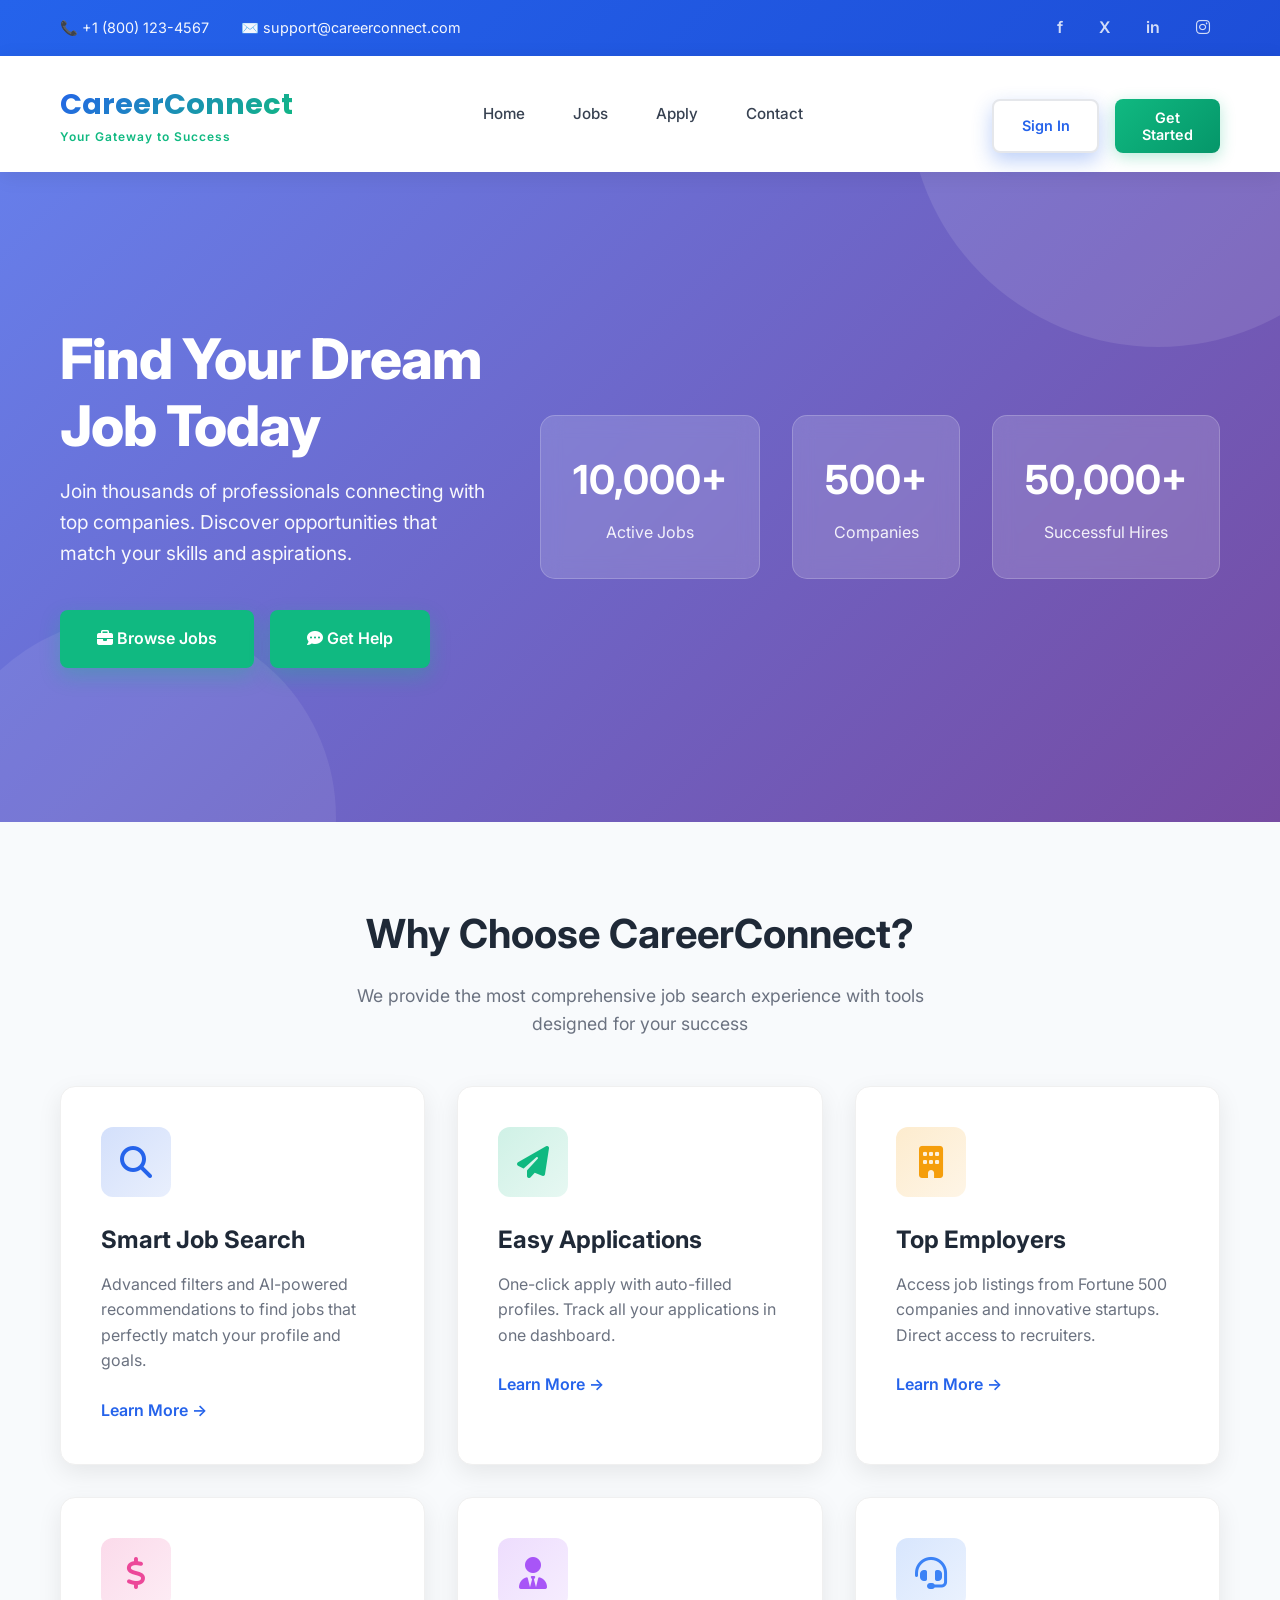
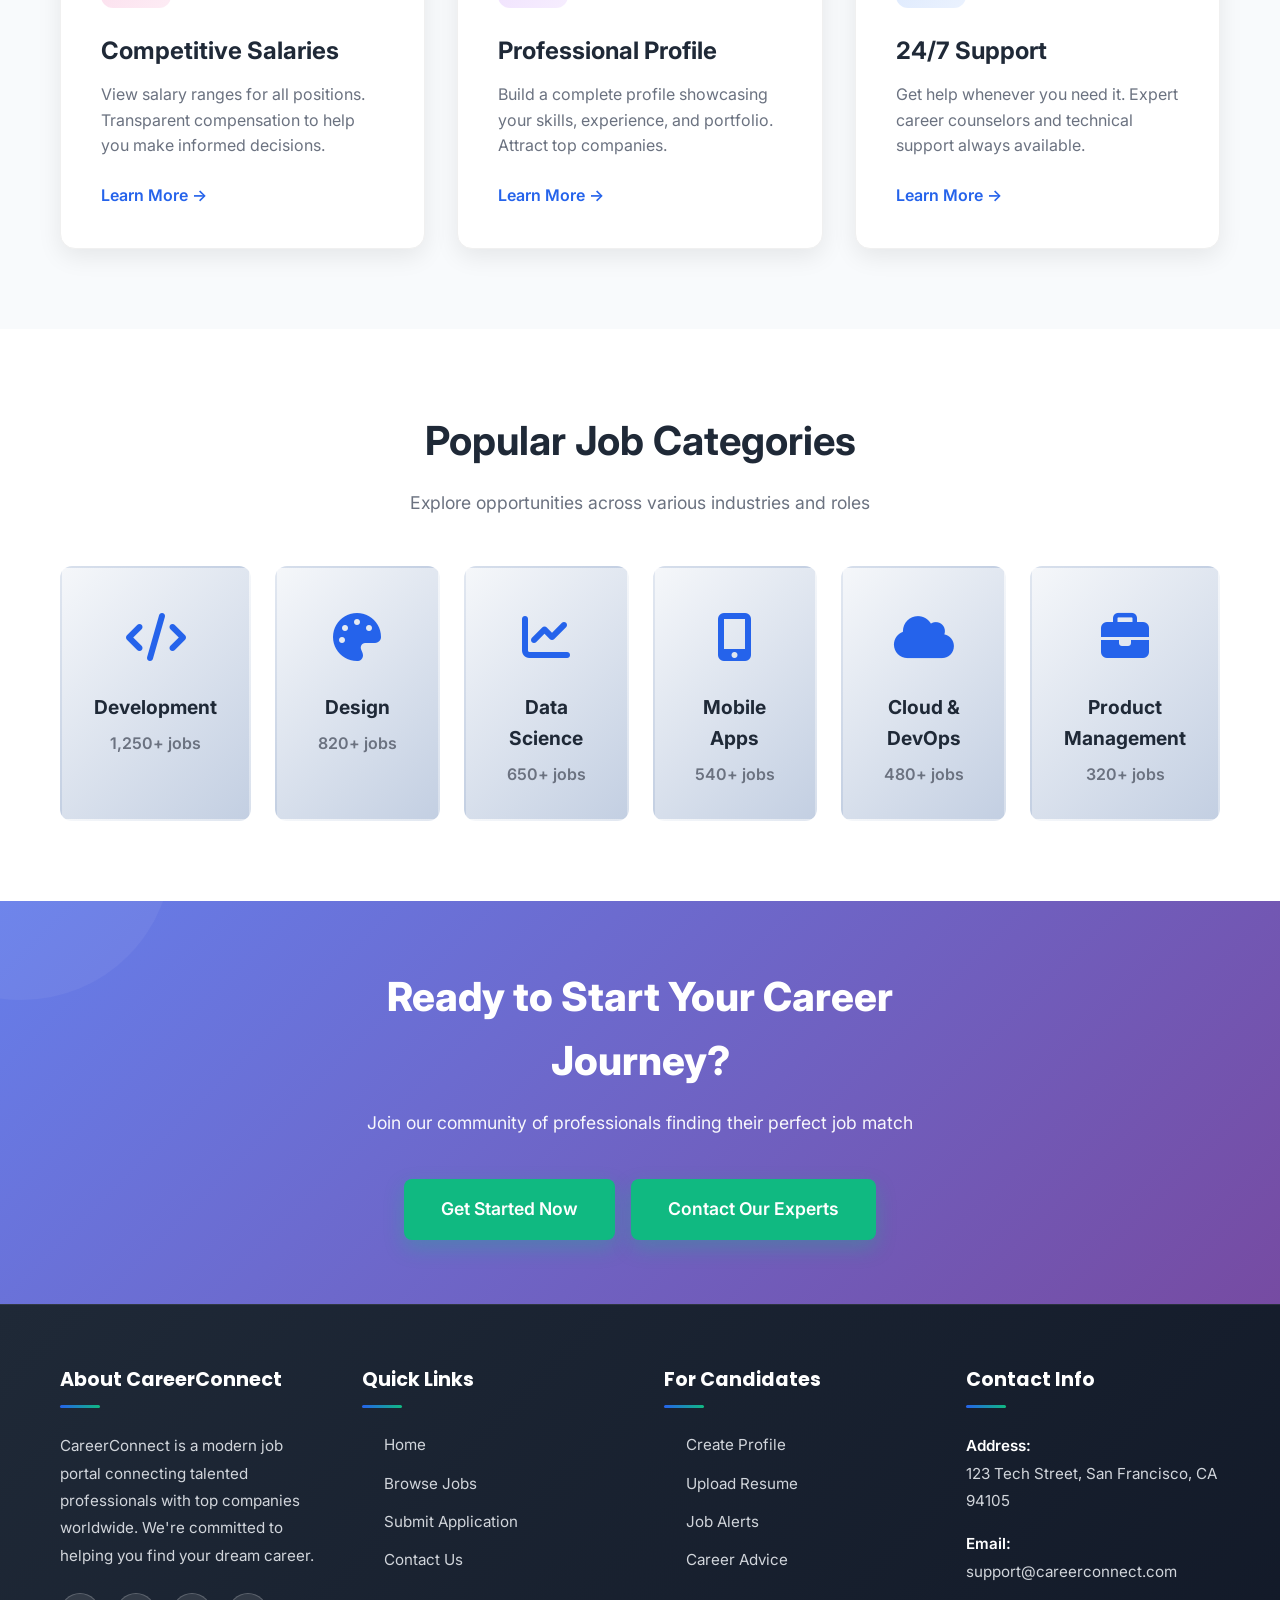
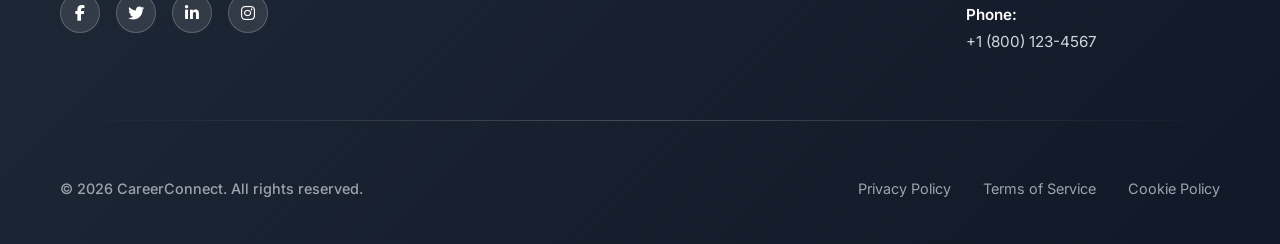
<file: index.html>
<!DOCTYPE html>
<html>
<head>
<meta charset="UTF-8">
<meta name="viewport" content="width=device-width, initial-scale=1.0">
<title>CareerConnect - Job Portal</title>
<link rel="stylesheet" href="css/style.css">
<link rel="stylesheet" href="https://cdnjs.cloudflare.com/ajax/libs/font-awesome/6.4.0/css/all.min.css">
</head>

<body>

<header>
<div class="header-top">
<div class="container">
<div class="header-info">
<span>📞 +1 (800) 123-4567</span>
<span>✉️ support@careerconnect.com</span>
</div>
<div class="header-social">
<a href="#" class="social-icon">f</a>
<a href="#" class="social-icon">X</a>
<a href="#" class="social-icon">in</a>
<a href="#" class="social-icon"><i class="fab fa-instagram"></i></a>
</div>
</div>
</div>

<div class="header-main">
<div class="container">
<div class="header-content">
<div class="logo-section">
<h1 class="logo">CareerConnect</h1>
<p class="logo-tagline">Your Gateway to Success</p>
</div>

<nav class="main-nav">
<ul>
<li><a href="index.html" class="nav-link">Home</a></li>
<li><a href="jobs.html" class="nav-link">Jobs</a></li>
<li><a href="apply.html" class="nav-link">Apply</a></li>
<li><a href="contact.html" class="nav-link">Contact</a></li>
</ul>
</nav>

<div class="header-actions">
<button class="login-btn">Sign In</button>
<button class="signup-btn">Get Started</button>
</div>
</div>
</div>
</div>
</header>


<section class="hero">
<div class="container">
<div class="hero-content">
<h2>Find Your Dream Job Today</h2>
<p>Join thousands of professionals connecting with top companies. Discover opportunities that match your skills and aspirations.</p>
<div class="hero-actions">
<a href="jobs.html" class="btn btn-primary">
<i class="fas fa-briefcase"></i> Browse Jobs
</a>
<a href="contact.html" class="btn btn-secondary">
<i class="fas fa-comment-dots"></i> Get Help
</a>
</div>
</div>
<div class="hero-stats">
<div class="stat-item">
<h3>10,000+</h3>
<p>Active Jobs</p>
</div>
<div class="stat-item">
<h3>500+</h3>
<p>Companies</p>
</div>
<div class="stat-item">
<h3>50,000+</h3>
<p>Successful Hires</p>
</div>
</div>
</section>


<section class="features-advanced">
<div class="container">
<div class="section-header">
<h2>Why Choose CareerConnect?</h2>
<p>We provide the most comprehensive job search experience with tools designed for your success</p>
</div>

<div class="features-grid">
<div class="feature-card">
<div class="feature-icon search-icon">
<i class="fas fa-search"></i>
</div>
<h3>Smart Job Search</h3>
<p>Advanced filters and AI-powered recommendations to find jobs that perfectly match your profile and goals.</p>
<a href="#" class="feature-link">Learn More →</a>
</div>

<div class="feature-card">
<div class="feature-icon application-icon">
<i class="fas fa-paper-plane"></i>
</div>
<h3>Easy Applications</h3>
<p>One-click apply with auto-filled profiles. Track all your applications in one dashboard.</p>
<a href="#" class="feature-link">Learn More →</a>
</div>

<div class="feature-card">
<div class="feature-icon company-icon">
<i class="fas fa-building"></i>
</div>
<h3>Top Employers</h3>
<p>Access job listings from Fortune 500 companies and innovative startups. Direct access to recruiters.</p>
<a href="#" class="feature-link">Learn More →</a>
</div>

<div class="feature-card">
<div class="feature-icon salary-icon">
<i class="fas fa-dollar-sign"></i>
</div>
<h3>Competitive Salaries</h3>
<p>View salary ranges for all positions. Transparent compensation to help you make informed decisions.</p>
<a href="#" class="feature-link">Learn More →</a>
</div>

<div class="feature-card">
<div class="feature-icon profile-icon">
<i class="fas fa-user-tie"></i>
</div>
<h3>Professional Profile</h3>
<p>Build a complete profile showcasing your skills, experience, and portfolio. Attract top companies.</p>
<a href="#" class="feature-link">Learn More →</a>
</div>

<div class="feature-card">
<div class="feature-icon support-icon">
<i class="fas fa-headset"></i>
</div>
<h3>24/7 Support</h3>
<p>Get help whenever you need it. Expert career counselors and technical support always available.</p>
<a href="#" class="feature-link">Learn More →</a>
</div>
</div>
</section>


<section class="job-categories">
<div class="container">
<div class="section-header">
<h2>Popular Job Categories</h2>
<p>Explore opportunities across various industries and roles</p>
</div>

<div class="categories-grid">
<div class="category-card">
<div class="category-icon">
<i class="fas fa-code"></i>
</div>
<h3>Development</h3>
<p>1,250+ jobs</p>
</div>

<div class="category-card">
<div class="category-icon">
<i class="fas fa-palette"></i>
</div>
<h3>Design</h3>
<p>820+ jobs</p>
</div>

<div class="category-card">
<div class="category-icon">
<i class="fas fa-chart-line"></i>
</div>
<h3>Data Science</h3>
<p>650+ jobs</p>
</div>

<div class="category-card">
<div class="category-icon">
<i class="fas fa-mobile-alt"></i>
</div>
<h3>Mobile Apps</h3>
<p>540+ jobs</p>
</div>

<div class="category-card">
<div class="category-icon">
<i class="fas fa-cloud"></i>
</div>
<h3>Cloud & DevOps</h3>
<p>480+ jobs</p>
</div>

<div class="category-card">
<div class="category-icon">
<i class="fas fa-briefcase"></i>
</div>
<h3>Product Management</h3>
<p>320+ jobs</p>
</div>
</div>
</section>


<section class="cta-section">
<div class="container">
<div class="cta-content">
<h2>Ready to Start Your Career Journey?</h2>
<p>Join our community of professionals finding their perfect job match</p>
<div class="cta-actions">
<a href="apply.html" class="btn btn-large">Get Started Now</a>
<a href="contact.html" class="btn btn-large btn-outline">Contact Our Experts</a>
</div>
</div>
</section>

<footer>
<div class="footer-content">
<div class="container">
<div class="footer-grid">
<div class="footer-section">
<h3>About CareerConnect</h3>
<p>CareerConnect is a modern job portal connecting talented professionals with top companies worldwide. We're committed to helping you find your dream career.</p>
<div class="footer-social">
<a href="#" class="footer-social-link"><i class="fab fa-facebook-f"></i></a>
<a href="#" class="footer-social-link"><i class="fab fa-twitter"></i></a>
<a href="#" class="footer-social-link"><i class="fab fa-linkedin-in"></i></a>
<a href="#" class="footer-social-link"><i class="fab fa-instagram"></i></a>
</div>
</div>

<div class="footer-section">
<h3>Quick Links</h3>
<ul>
<li><a href="index.html">Home</a></li>
<li><a href="jobs.html">Browse Jobs</a></li>
<li><a href="apply.html">Submit Application</a></li>
<li><a href="contact.html">Contact Us</a></li>
</ul>
</div>

<div class="footer-section">
<h3>For Candidates</h3>
<ul>
<li><a href="#">Create Profile</a></li>
<li><a href="#">Upload Resume</a></li>
<li><a href="#">Job Alerts</a></li>
<li><a href="#">Career Advice</a></li>
</ul>
</div>

<div class="footer-section">
<h3>Contact Info</h3>
<p>
<strong>Address:</strong><br>
123 Tech Street, San Francisco, CA 94105
</p>
<p>
<strong>Email:</strong><br>
support@careerconnect.com
</p>
<p>
<strong>Phone:</strong><br>
+1 (800) 123-4567
</p>
</div>
</div>

<div class="footer-divider"></div>

<div class="footer-bottom">
<p>&copy; 2026 CareerConnect. All rights reserved.</p>
<div class="footer-links">
<a href="#">Privacy Policy</a>
<a href="#">Terms of Service</a>
<a href="#">Cookie Policy</a>
</div>
</div>
</div>
</footer>

<script src="js/script.js"></script>

</body>
</html>
</file>
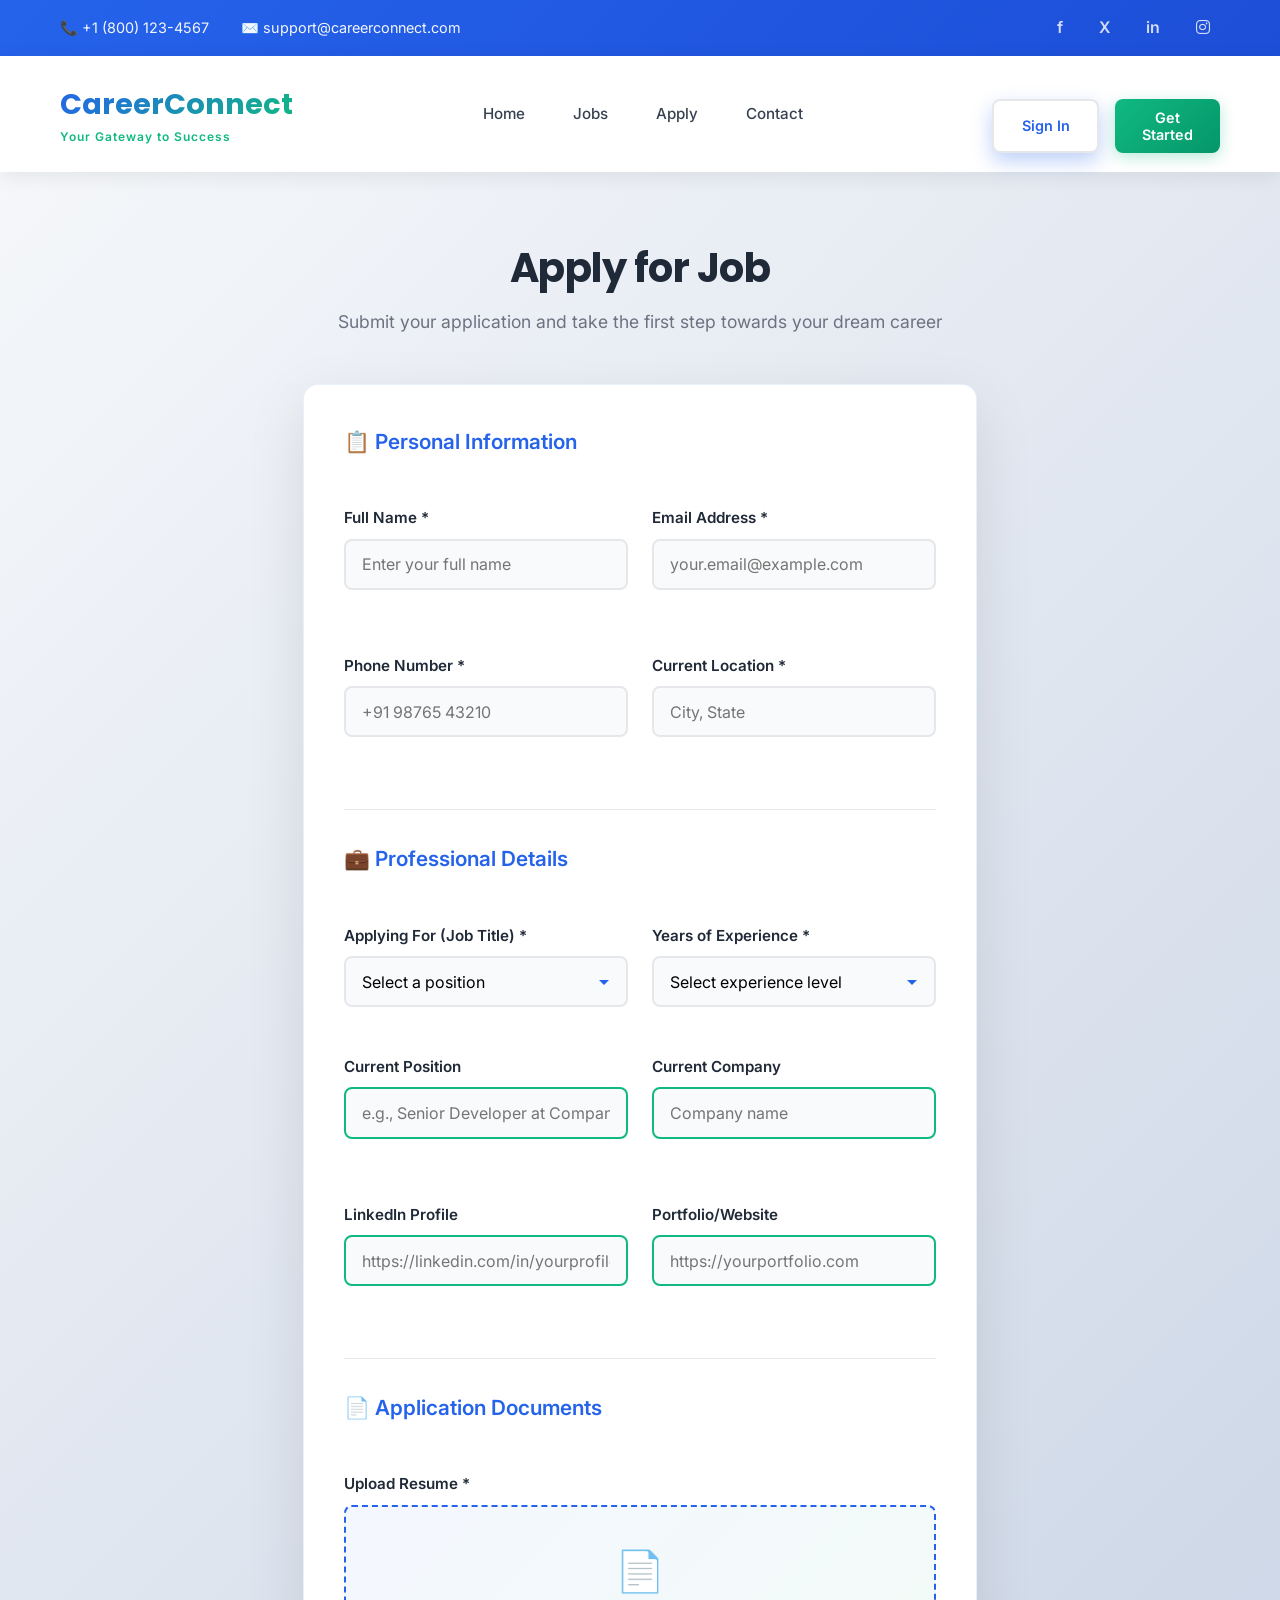
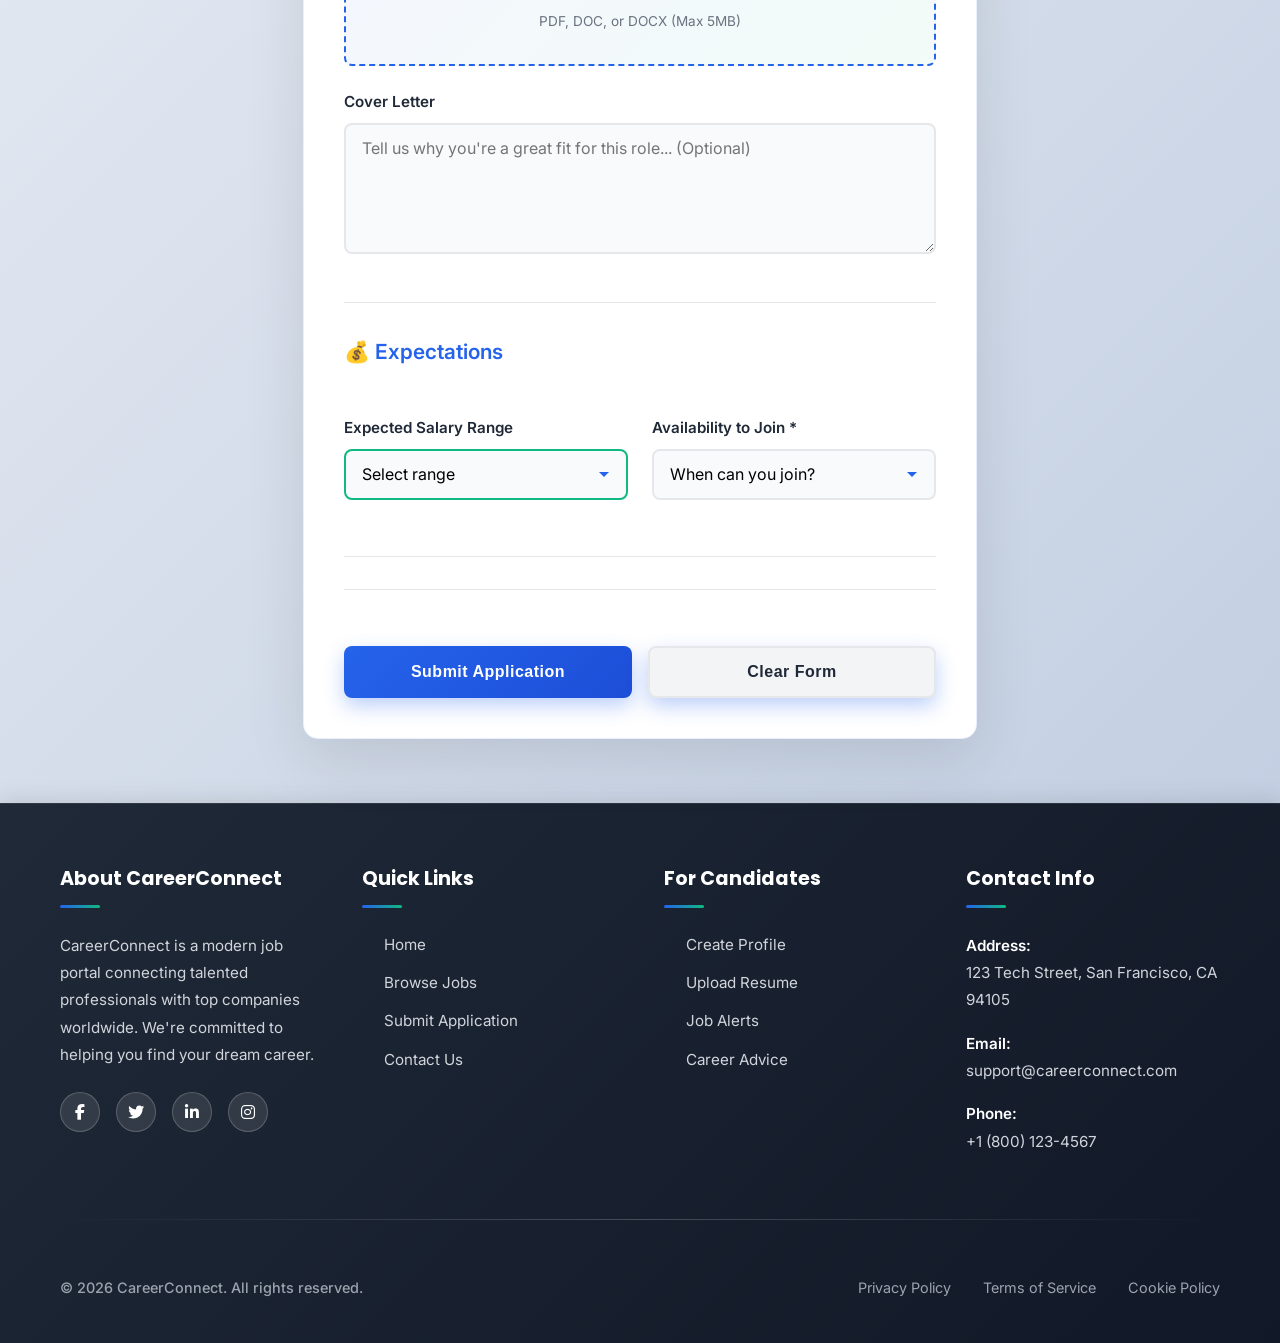
<file: apply.html>
<!DOCTYPE html>
<html>
<head>
<meta charset="UTF-8">
<meta name="viewport" content="width=device-width, initial-scale=1.0">
<title>Apply - CareerConnect</title>
<link rel="stylesheet" href="css/style.css">
<link rel="stylesheet" href="https://cdnjs.cloudflare.com/ajax/libs/font-awesome/6.4.0/css/all.min.css">
</head>

<body>

<header>
<div class="header-top">
<div class="container">
<div class="header-info">
<span>📞 +1 (800) 123-4567</span>
<span>✉️ support@careerconnect.com</span>
</div>
<div class="header-social">
<a href="#" class="social-icon">f</a>
<a href="#" class="social-icon">X</a>
<a href="#" class="social-icon">in</a>
<a href="#" class="social-icon"><i class="fab fa-instagram"></i></a>
</div>
</div>
</div>

<div class="header-main">
<div class="container">
<div class="header-content">
<div class="logo-section">
<h1 class="logo">CareerConnect</h1>
<p class="logo-tagline">Your Gateway to Success</p>
</div>

<nav class="main-nav">
<ul>
<li><a href="index.html" class="nav-link">Home</a></li>
<li><a href="jobs.html" class="nav-link">Jobs</a></li>
<li><a href="apply.html" class="nav-link">Apply</a></li>
<li><a href="contact.html" class="nav-link">Contact</a></li>
</ul>
</nav>

<div class="header-actions">
<button class="login-btn">Sign In</button>
<button class="signup-btn">Get Started</button>
</div>
</div>
</div>
</div>
</header>


<section class="form-section">
<div class="container">

<div class="form-header">
<h2>Apply for Job</h2>
<p>Submit your application and take the first step towards your dream career</p>
</div>

<form class="detailed-form">

<div class="form-section-group">
<h3>📋 Personal Information</h3>

<div class="form-row">
<div class="form-group">
<label>Full Name *</label>
<input type="text" name="fullname" placeholder="Enter your full name" required>
</div>
<div class="form-group">
<label>Email Address *</label>
<input type="email" name="email" placeholder="your.email@example.com" required>
</div>
</div>

<div class="form-row">
<div class="form-group">
<label>Phone Number *</label>
<input type="tel" name="phone" placeholder="+91 98765 43210" required>
</div>
<div class="form-group">
<label>Current Location *</label>
<input type="text" name="location" placeholder="City, State" required>
</div>
</div>
</div>

<div class="form-section-group">
<h3>💼 Professional Details</h3>

<div class="form-row">
<div class="form-group">
<label>Applying For (Job Title) *</label>
<select name="jobposition" required>
<option value="">Select a position</option>
<option value="frontend">Frontend Developer</option>
<option value="java">Java Developer</option>
<option value="software">Software Engineer</option>
<option value="data">Data Scientist</option>
<option value="uxui">UI/UX Designer</option>
<option value="devops">DevOps Engineer</option>
<option value="fullstack">Full Stack Developer</option>
<option value="ba">Business Analyst</option>
<option value="qa">QA Engineer</option>
<option value="cloud">Cloud Architect</option>
<option value="mobile">Mobile App Developer</option>
<option value="pm">Product Manager</option>
</select>
</div>
<div class="form-group">
<label>Years of Experience *</label>
<select name="experience" required>
<option value="">Select experience level</option>
<option value="fresher">Fresher (0-1 years)</option>
<option value="junior">Junior (1-3 years)</option>
<option value="mid">Mid-level (3-5 years)</option>
<option value="senior">Senior (5-8 years)</option>
<option value="lead">Lead/Manager (8+ years)</option>
</select>
</div>
</div>

<div class="form-row">
<div class="form-group">
<label>Current Position</label>
<input type="text" name="position" placeholder="e.g., Senior Developer at Company">
</div>
<div class="form-group">
<label>Current Company</label>
<input type="text" name="company" placeholder="Company name">
</div>
</div>

<div class="form-row">
<div class="form-group">
<label>LinkedIn Profile</label>
<input type="url" name="linkedin" placeholder="https://linkedin.com/in/yourprofile">
</div>
<div class="form-group">
<label>Portfolio/Website</label>
<input type="url" name="portfolio" placeholder="https://yourportfolio.com">
</div>
</div>
</div>

<div class="form-section-group">
<h3>📄 Application Documents</h3>

<div class="form-group">
<label>Upload Resume *</label>
<div class="file-upload">
<input type="file" name="resume" accept=".pdf,.doc,.docx" required>
<span class="file-hint">PDF, DOC, or DOCX (Max 5MB)</span>
</div>
</div>

<div class="form-group">
<label>Cover Letter</label>
<textarea name="coverletter" placeholder="Tell us why you're a great fit for this role... (Optional)" rows="5"></textarea>
</div>
</div>

<div class="form-section-group">
<h3>💰 Expectations</h3>

<div class="form-row">
<div class="form-group">
<label>Expected Salary Range</label>
<select name="salary">
<option value="">Select range</option>
<option value="below5">Below ₹5 LPA</option>
<option value="5-8">₹5 - ₹8 LPA</option>
<option value="8-12">₹8 - ₹12 LPA</option>
<option value="12-15">₹12 - ₹15 LPA</option>
<option value="15-20">₹15 - ₹20 LPA</option>
<option value="above20">Above ₹20 LPA</option>
</select>
</div>
<div class="form-group">
<label>Availability to Join *</label>
<select name="availability" required>
<option value="">When can you join?</option>
<option value="immediate">Immediately</option>
<option value="15days">15 days</option>
<option value="1month">1 month</option>
<option value="2months">2 months</option>
<option value="3months">3 months</option>
</select>
</div>
</div>
</div>

<div class="form-actions">
<button type="submit" class="submit-btn">Submit Application</button>
<button type="reset" class="reset-btn">Clear Form</button>
</div>

</form>

</div>
</section>


<footer>
<div class="footer-content">
<div class="container">
<div class="footer-grid">
<div class="footer-section">
<h3>About CareerConnect</h3>
<p>CareerConnect is a modern job portal connecting talented professionals with top companies worldwide. We're committed to helping you find your dream career.</p>
<div class="footer-social">
<a href="#" class="footer-social-link"><i class="fab fa-facebook-f"></i></a>
<a href="#" class="footer-social-link"><i class="fab fa-twitter"></i></a>
<a href="#" class="footer-social-link"><i class="fab fa-linkedin-in"></i></a>
<a href="#" class="footer-social-link"><i class="fab fa-instagram"></i></a>
</div>
</div>

<div class="footer-section">
<h3>Quick Links</h3>
<ul>
<li><a href="index.html">Home</a></li>
<li><a href="jobs.html">Browse Jobs</a></li>
<li><a href="apply.html">Submit Application</a></li>
<li><a href="contact.html">Contact Us</a></li>
</ul>
</div>

<div class="footer-section">
<h3>For Candidates</h3>
<ul>
<li><a href="#">Create Profile</a></li>
<li><a href="#">Upload Resume</a></li>
<li><a href="#">Job Alerts</a></li>
<li><a href="#">Career Advice</a></li>
</ul>
</div>

<div class="footer-section">
<h3>Contact Info</h3>
<p>
<strong>Address:</strong><br>
123 Tech Street, San Francisco, CA 94105
</p>
<p>
<strong>Email:</strong><br>
support@careerconnect.com
</p>
<p>
<strong>Phone:</strong><br>
+1 (800) 123-4567
</p>
</div>
</div>

<div class="footer-divider"></div>

<div class="footer-bottom">
<p>&copy; 2026 CareerConnect. All rights reserved.</p>
<div class="footer-links">
<a href="#">Privacy Policy</a>
<a href="#">Terms of Service</a>
<a href="#">Cookie Policy</a>
</div>
</div>
</div>
</footer>

<script src="js/script.js"></script>

</body>
</html>

<script src="js/script.js"></script>

</body>
</html>
</file>
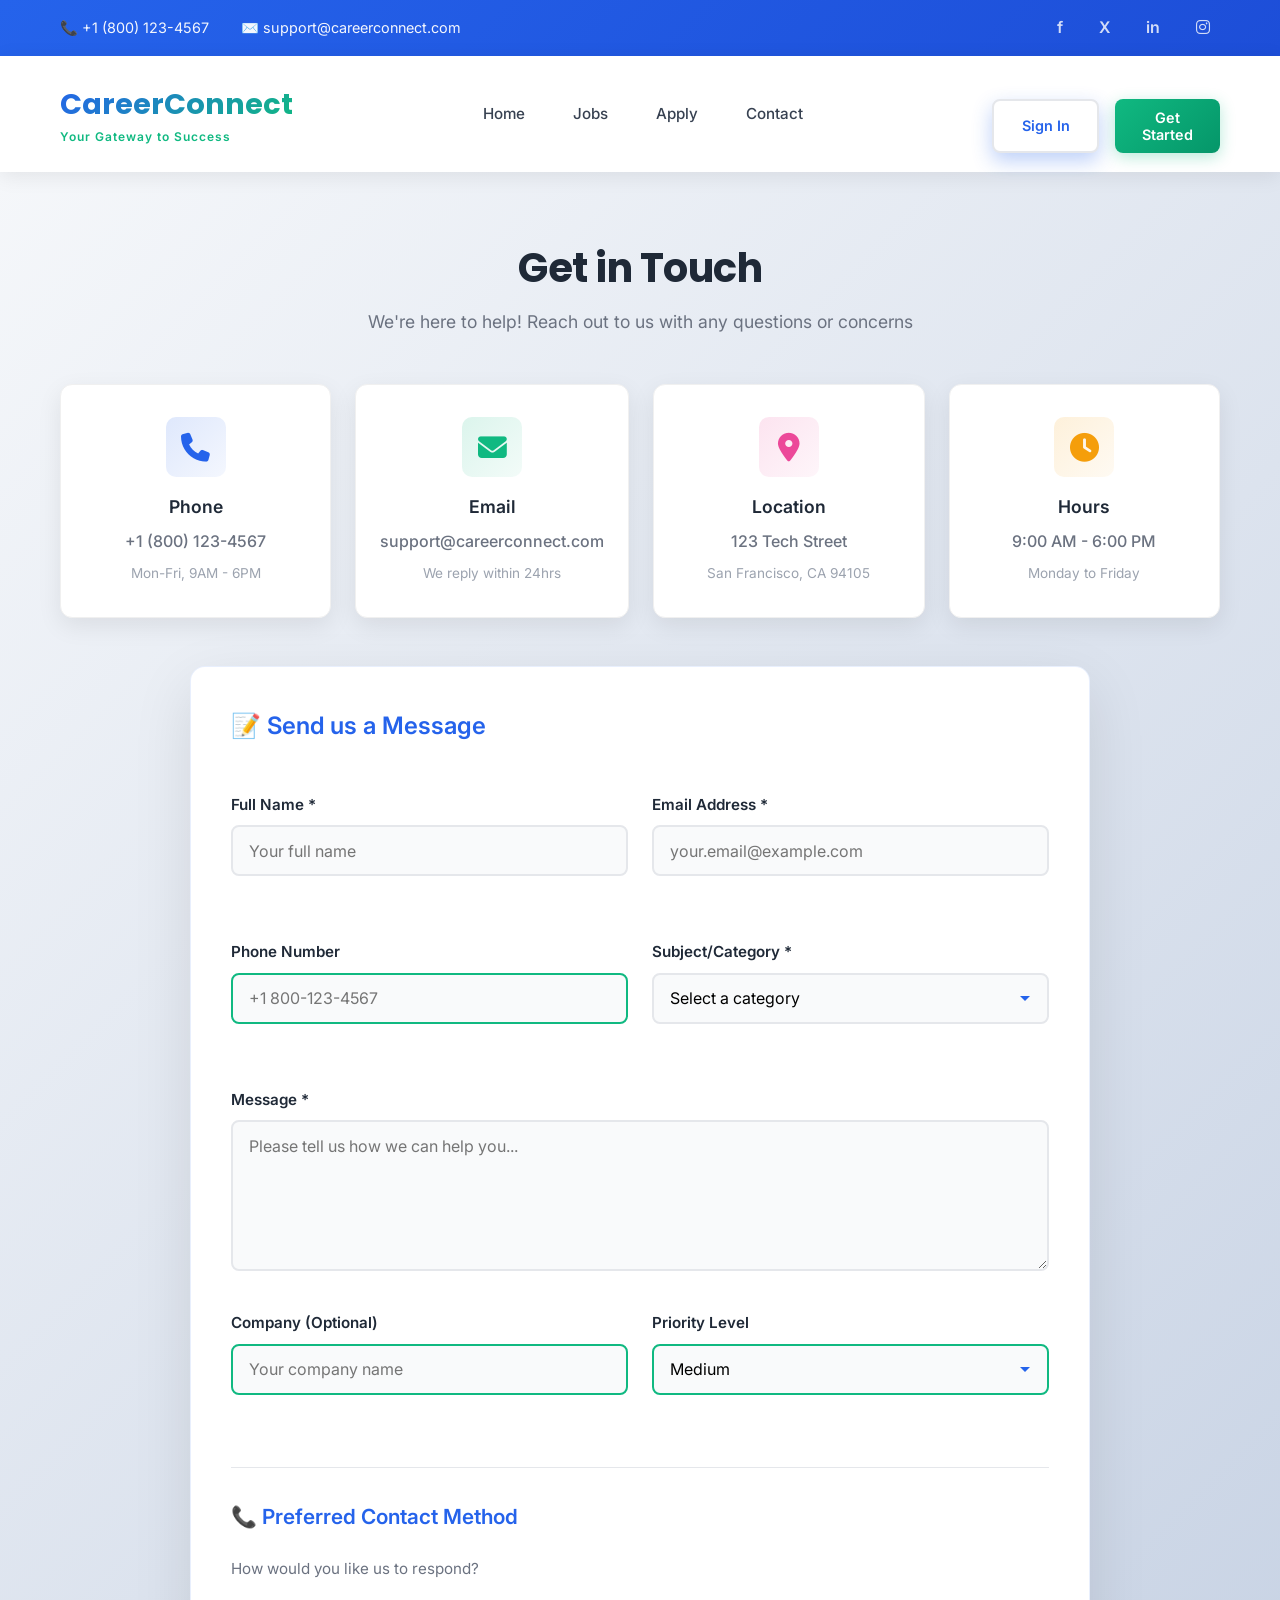
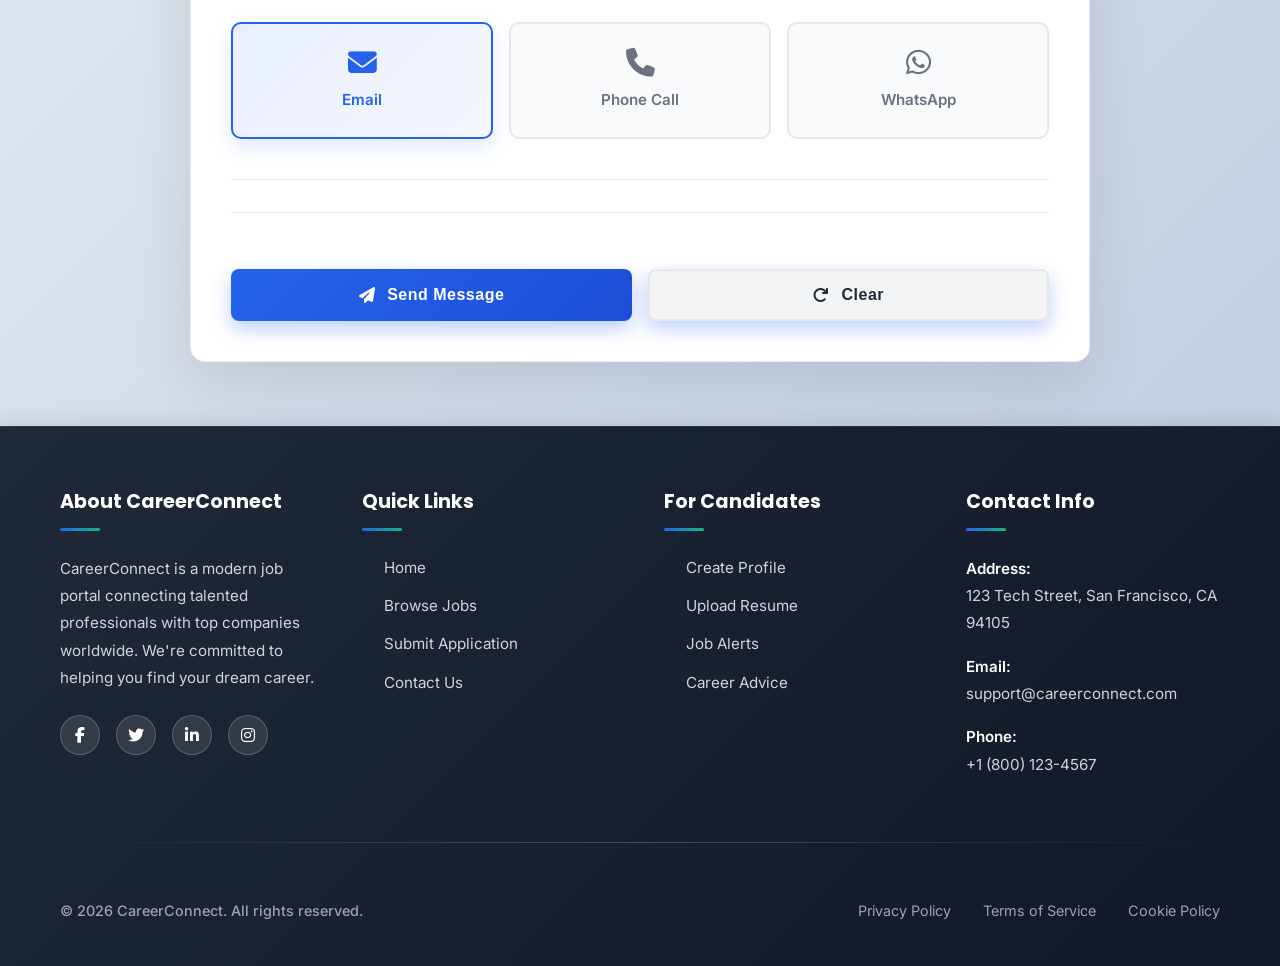
<file: contact.html>
<!DOCTYPE html>
<html>
<head>
<meta charset="UTF-8">
<meta name="viewport" content="width=device-width, initial-scale=1.0">
<title>Contact - CareerConnect</title>
<link rel="stylesheet" href="css/style.css">
<link rel="stylesheet" href="https://cdnjs.cloudflare.com/ajax/libs/font-awesome/6.4.0/css/all.min.css">
</head>

<body>

<header>
<div class="header-top">
<div class="container">
<div class="header-info">
<span>📞 +1 (800) 123-4567</span>
<span>✉️ support@careerconnect.com</span>
</div>
<div class="header-social">
<a href="#" class="social-icon">f</a>
<a href="#" class="social-icon">X</a>
<a href="#" class="social-icon">in</a>
<a href="#" class="social-icon"><i class="fab fa-instagram"></i></a>
</div>
</div>
</div>

<div class="header-main">
<div class="container">
<div class="header-content">
<div class="logo-section">
<h1 class="logo">CareerConnect</h1>
<p class="logo-tagline">Your Gateway to Success</p>
</div>

<nav class="main-nav">
<ul>
<li><a href="index.html" class="nav-link">Home</a></li>
<li><a href="jobs.html" class="nav-link">Jobs</a></li>
<li><a href="apply.html" class="nav-link">Apply</a></li>
<li><a href="contact.html" class="nav-link">Contact</a></li>
</ul>
</nav>

<div class="header-actions">
<button class="login-btn">Sign In</button>
<button class="signup-btn">Get Started</button>
</div>
</div>
</div>
</div>
</header>


<section class="form-section">
<div class="container">

<div class="form-header">
<h2>Get in Touch</h2>
<p>We're here to help! Reach out to us with any questions or concerns</p>
</div>

<div class="contact-info-cards">
<div class="info-card">
<div class="card-icon phone-icon">
<i class="fas fa-phone"></i>
</div>
<h4>Phone</h4>
<p>+1 (800) 123-4567</p>
<small>Mon-Fri, 9AM - 6PM</small>
</div>

<div class="info-card">
<div class="card-icon email-icon">
<i class="fas fa-envelope"></i>
</div>
<h4>Email</h4>
<p>support@careerconnect.com</p>
<small>We reply within 24hrs</small>
</div>

<div class="info-card">
<div class="card-icon location-icon">
<i class="fas fa-map-marker-alt"></i>
</div>
<h4>Location</h4>
<p>123 Tech Street</p>
<small>San Francisco, CA 94105</small>
</div>

<div class="info-card">
<div class="card-icon hours-icon">
<i class="fas fa-clock"></i>
</div>
<h4>Hours</h4>
<p>9:00 AM - 6:00 PM</p>
<small>Monday to Friday</small>
</div>
</div>

<form class="detailed-form">

<div class="form-section-group">
<h3 style="font-size: 1.5rem; margin-bottom: 1.5rem;">📝 Send us a Message</h3>

<div class="form-row">
<div class="form-group">
<label>Full Name *</label>
<input type="text" name="fullname" placeholder="Your full name" required>
</div>
<div class="form-group">
<label>Email Address *</label>
<input type="email" name="email" placeholder="your.email@example.com" required>
</div>
</div>

<div class="form-row">
<div class="form-group">
<label>Phone Number</label>
<input type="tel" name="phone" placeholder="+1 800-123-4567">
</div>
<div class="form-group">
<label>Subject/Category *</label>
<select name="category" required>
<option value="">Select a category</option>
<option value="general">General Inquiry</option>
<option value="job-related">Job Related Question</option>
<option value="technical">Technical Support</option>
<option value="account">Account Issue</option>
<option value="feedback">Feedback</option>
<option value="partnership">Partnership</option>
<option value="complaint">Complaint</option>
<option value="other">Other</option>
</select>
</div>
</div>

<div class="form-group full-width">
<label>Message *</label>
<textarea name="message" placeholder="Please tell us how we can help you..." required rows="6"></textarea>
</div>

<div class="form-row">
<div class="form-group">
<label>Company (Optional)</label>
<input type="text" name="company" placeholder="Your company name">
</div>
<div class="form-group">
<label>Priority Level</label>
<select name="priority">
<option value="low">Low</option>
<option value="medium" selected>Medium</option>
<option value="high">High</option>
<option value="urgent">Urgent</option>
</select>
</div>
</div>
</div>

<div class="form-section-group">
<h3>📞 Preferred Contact Method</h3>
<p style="color: #6b7280; margin-bottom: 1rem; font-size: 0.95rem;">How would you like us to respond?</p>

<div class="contact-method-enhanced">
<label class="method-card">
<input type="radio" name="contact-method" value="email" checked>
<div class="method-content">
<i class="fas fa-envelope"></i>
<span>Email</span>
</div>
</label>
<label class="method-card">
<input type="radio" name="contact-method" value="phone">
<div class="method-content">
<i class="fas fa-phone"></i>
<span>Phone Call</span>
</div>
</label>
<label class="method-card">
<input type="radio" name="contact-method" value="whatsapp">
<div class="method-content">
<i class="fab fa-whatsapp"></i>
<span>WhatsApp</span>
</div>
</label>
</div>
</div>

<div class="form-actions">
<button type="submit" class="submit-btn">
<i class="fas fa-paper-plane"></i> Send Message
</button>
<button type="reset" class="reset-btn">
<i class="fas fa-redo"></i> Clear
</button>
</div>

</form>

</div>
</section>


<footer>
<div class="footer-content">
<div class="container">
<div class="footer-grid">
<div class="footer-section">
<h3>About CareerConnect</h3>
<p>CareerConnect is a modern job portal connecting talented professionals with top companies worldwide. We're committed to helping you find your dream career.</p>
<div class="footer-social">
<a href="#" class="footer-social-link"><i class="fab fa-facebook-f"></i></a>
<a href="#" class="footer-social-link"><i class="fab fa-twitter"></i></a>
<a href="#" class="footer-social-link"><i class="fab fa-linkedin-in"></i></a>
<a href="#" class="footer-social-link"><i class="fab fa-instagram"></i></a>
</div>
</div>

<div class="footer-section">
<h3>Quick Links</h3>
<ul>
<li><a href="index.html">Home</a></li>
<li><a href="jobs.html">Browse Jobs</a></li>
<li><a href="apply.html">Submit Application</a></li>
<li><a href="contact.html">Contact Us</a></li>
</ul>
</div>

<div class="footer-section">
<h3>For Candidates</h3>
<ul>
<li><a href="#">Create Profile</a></li>
<li><a href="#">Upload Resume</a></li>
<li><a href="#">Job Alerts</a></li>
<li><a href="#">Career Advice</a></li>
</ul>
</div>

<div class="footer-section">
<h3>Contact Info</h3>
<p>
<strong>Address:</strong><br>
123 Tech Street, San Francisco, CA 94105
</p>
<p>
<strong>Email:</strong><br>
support@careerconnect.com
</p>
<p>
<strong>Phone:</strong><br>
+1 (800) 123-4567
</p>
</div>
</div>

<div class="footer-divider"></div>

<div class="footer-bottom">
<p>&copy; 2026 CareerConnect. All rights reserved.</p>
<div class="footer-links">
<a href="#">Privacy Policy</a>
<a href="#">Terms of Service</a>
<a href="#">Cookie Policy</a>
</div>
</div>
</div>
</footer>

<script src="js/script.js"></script>

</body>
</html>
</file>
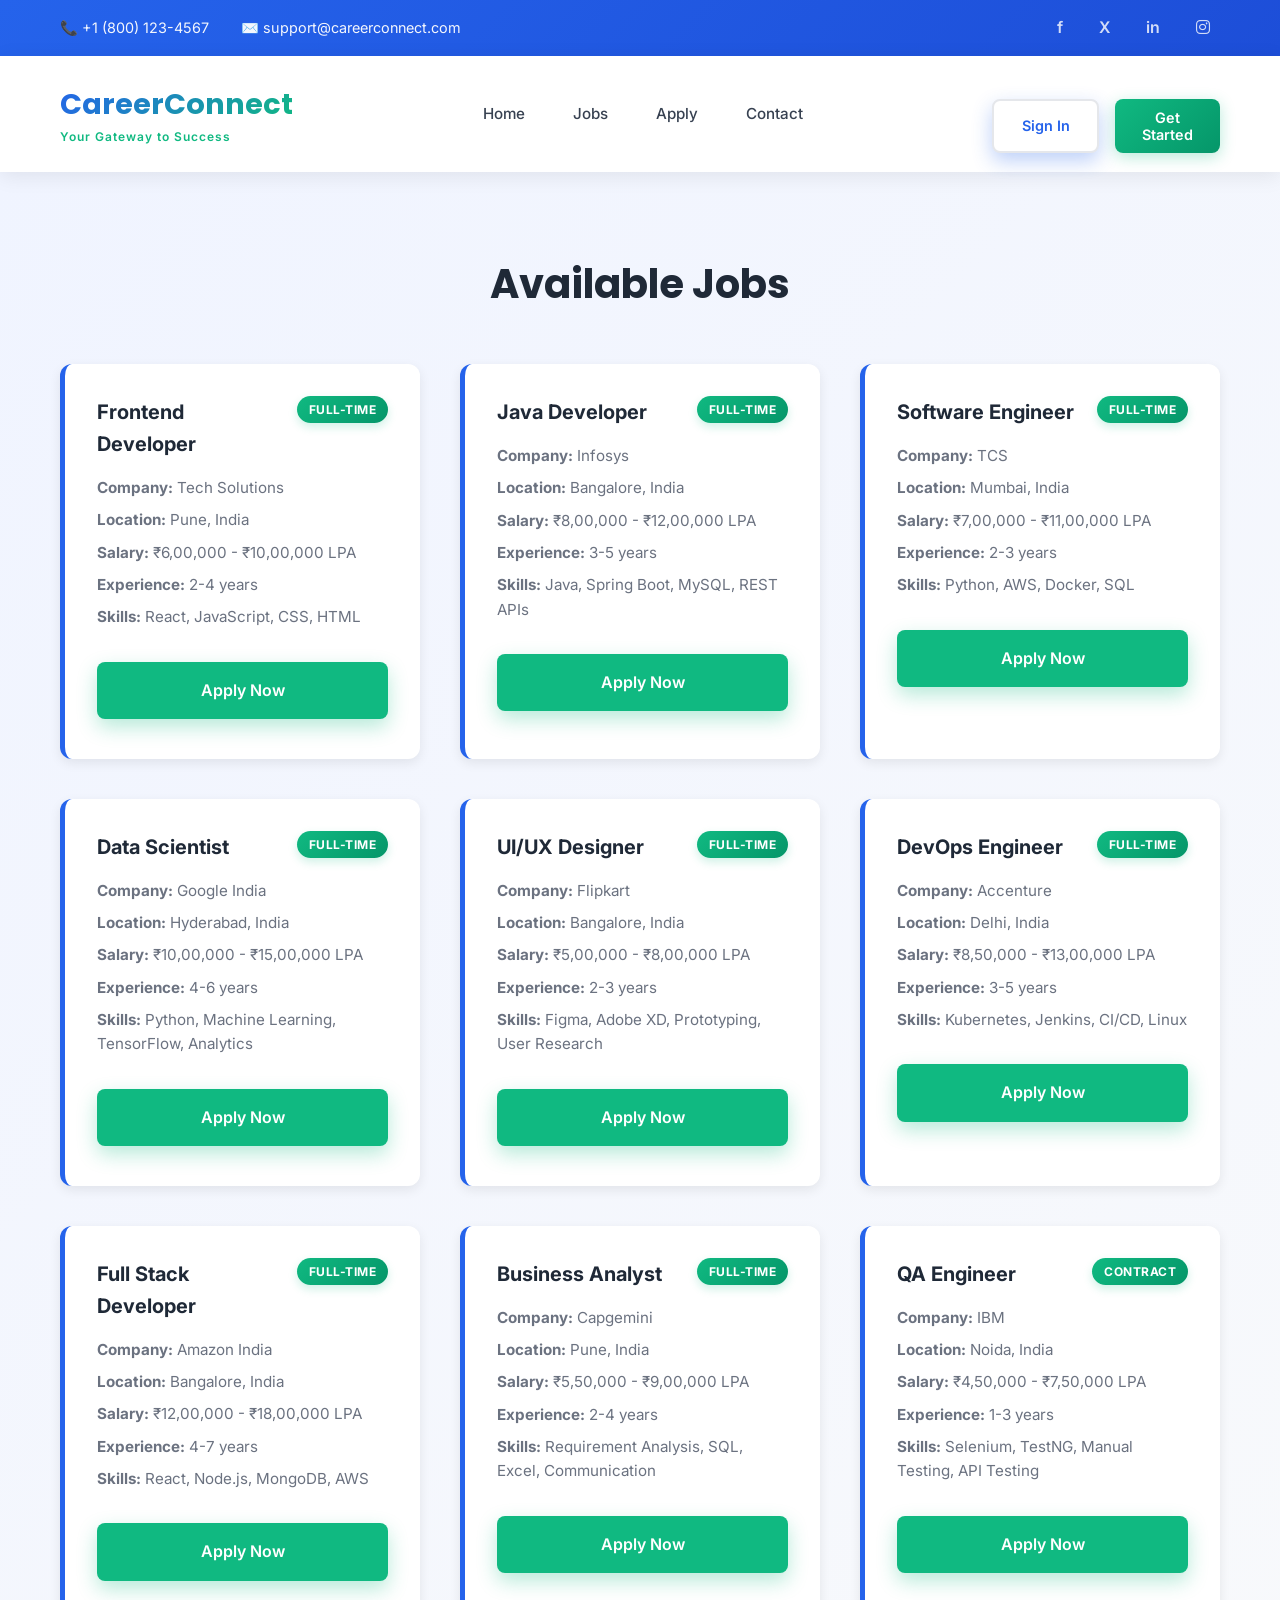
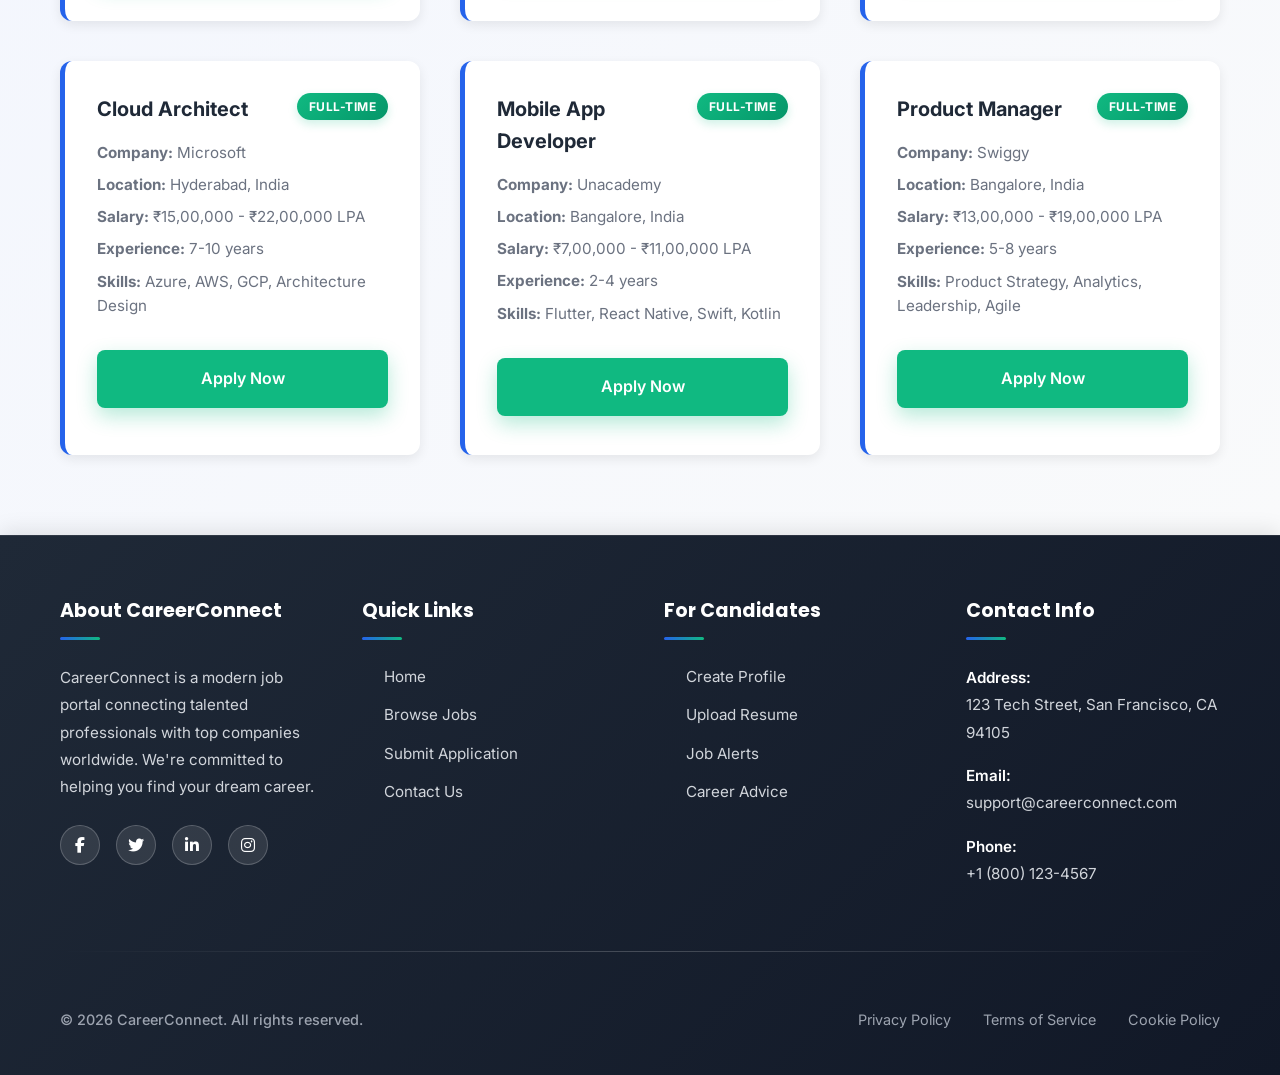
<file: jobs.html>
<!DOCTYPE html>
<html>
<head>
<meta charset="UTF-8">
<meta name="viewport" content="width=device-width, initial-scale=1.0">
<title>Jobs - CareerConnect</title>
<link rel="stylesheet" href="css/style.css">
<link rel="stylesheet" href="https://cdnjs.cloudflare.com/ajax/libs/font-awesome/6.4.0/css/all.min.css">
</head>

<body>

<header>
<div class="header-top">
<div class="container">
<div class="header-info">
<span>📞 +1 (800) 123-4567</span>
<span>✉️ support@careerconnect.com</span>
</div>
<div class="header-social">
<a href="#" class="social-icon">f</a>
<a href="#" class="social-icon">X</a>
<a href="#" class="social-icon">in</a>
<a href="#" class="social-icon"><i class="fab fa-instagram"></i></a>
</div>
</div>
</div>

<div class="header-main">
<div class="container">
<div class="header-content">
<div class="logo-section">
<h1 class="logo">CareerConnect</h1>
<p class="logo-tagline">Your Gateway to Success</p>
</div>

<nav class="main-nav">
<ul>
<li><a href="index.html" class="nav-link">Home</a></li>
<li><a href="jobs.html" class="nav-link">Jobs</a></li>
<li><a href="apply.html" class="nav-link">Apply</a></li>
<li><a href="contact.html" class="nav-link">Contact</a></li>
</ul>
</nav>

<div class="header-actions">
<button class="login-btn">Sign In</button>
<button class="signup-btn">Get Started</button>
</div>
</div>
</div>
</div>
</header>


<section class="jobs">
<div class="container">
<h2>Available Jobs</h2>

<div class="jobs-container">
<div class="job-card">
<div class="job-header">
<h3>Frontend Developer</h3>
<span class="job-type">Full-time</span>
</div>
<p><strong>Company:</strong> Tech Solutions</p>
<p><strong>Location:</strong> Pune, India</p>
<p><strong>Salary:</strong> ₹6,00,000 - ₹10,00,000 LPA</p>
<p><strong>Experience:</strong> 2-4 years</p>
<p><strong>Skills:</strong> React, JavaScript, CSS, HTML</p>
<a href="apply.html" class="btn">Apply Now</a>
</div>

<div class="job-card">
<div class="job-header">
<h3>Java Developer</h3>
<span class="job-type">Full-time</span>
</div>
<p><strong>Company:</strong> Infosys</p>
<p><strong>Location:</strong> Bangalore, India</p>
<p><strong>Salary:</strong> ₹8,00,000 - ₹12,00,000 LPA</p>
<p><strong>Experience:</strong> 3-5 years</p>
<p><strong>Skills:</strong> Java, Spring Boot, MySQL, REST APIs</p>
<a href="apply.html" class="btn">Apply Now</a>
</div>

<div class="job-card">
<div class="job-header">
<h3>Software Engineer</h3>
<span class="job-type">Full-time</span>
</div>
<p><strong>Company:</strong> TCS</p>
<p><strong>Location:</strong> Mumbai, India</p>
<p><strong>Salary:</strong> ₹7,00,000 - ₹11,00,000 LPA</p>
<p><strong>Experience:</strong> 2-3 years</p>
<p><strong>Skills:</strong> Python, AWS, Docker, SQL</p>
<a href="apply.html" class="btn">Apply Now</a>
</div>

<div class="job-card">
<div class="job-header">
<h3>Data Scientist</h3>
<span class="job-type">Full-time</span>
</div>
<p><strong>Company:</strong> Google India</p>
<p><strong>Location:</strong> Hyderabad, India</p>
<p><strong>Salary:</strong> ₹10,00,000 - ₹15,00,000 LPA</p>
<p><strong>Experience:</strong> 4-6 years</p>
<p><strong>Skills:</strong> Python, Machine Learning, TensorFlow, Analytics</p>
<a href="apply.html" class="btn">Apply Now</a>
</div>

<div class="job-card">
<div class="job-header">
<h3>UI/UX Designer</h3>
<span class="job-type">Full-time</span>
</div>
<p><strong>Company:</strong> Flipkart</p>
<p><strong>Location:</strong> Bangalore, India</p>
<p><strong>Salary:</strong> ₹5,00,000 - ₹8,00,000 LPA</p>
<p><strong>Experience:</strong> 2-3 years</p>
<p><strong>Skills:</strong> Figma, Adobe XD, Prototyping, User Research</p>
<a href="apply.html" class="btn">Apply Now</a>
</div>

<div class="job-card">
<div class="job-header">
<h3>DevOps Engineer</h3>
<span class="job-type">Full-time</span>
</div>
<p><strong>Company:</strong> Accenture</p>
<p><strong>Location:</strong> Delhi, India</p>
<p><strong>Salary:</strong> ₹8,50,000 - ₹13,00,000 LPA</p>
<p><strong>Experience:</strong> 3-5 years</p>
<p><strong>Skills:</strong> Kubernetes, Jenkins, CI/CD, Linux</p>
<a href="apply.html" class="btn">Apply Now</a>
</div>

<div class="job-card">
<div class="job-header">
<h3>Full Stack Developer</h3>
<span class="job-type">Full-time</span>
</div>
<p><strong>Company:</strong> Amazon India</p>
<p><strong>Location:</strong> Bangalore, India</p>
<p><strong>Salary:</strong> ₹12,00,000 - ₹18,00,000 LPA</p>
<p><strong>Experience:</strong> 4-7 years</p>
<p><strong>Skills:</strong> React, Node.js, MongoDB, AWS</p>
<a href="apply.html" class="btn">Apply Now</a>
</div>

<div class="job-card">
<div class="job-header">
<h3>Business Analyst</h3>
<span class="job-type">Full-time</span>
</div>
<p><strong>Company:</strong> Capgemini</p>
<p><strong>Location:</strong> Pune, India</p>
<p><strong>Salary:</strong> ₹5,50,000 - ₹9,00,000 LPA</p>
<p><strong>Experience:</strong> 2-4 years</p>
<p><strong>Skills:</strong> Requirement Analysis, SQL, Excel, Communication</p>
<a href="apply.html" class="btn">Apply Now</a>
</div>

<div class="job-card">
<div class="job-header">
<h3>QA Engineer</h3>
<span class="job-type">Contract</span>
</div>
<p><strong>Company:</strong> IBM</p>
<p><strong>Location:</strong> Noida, India</p>
<p><strong>Salary:</strong> ₹4,50,000 - ₹7,50,000 LPA</p>
<p><strong>Experience:</strong> 1-3 years</p>
<p><strong>Skills:</strong> Selenium, TestNG, Manual Testing, API Testing</p>
<a href="apply.html" class="btn">Apply Now</a>
</div>

<div class="job-card">
<div class="job-header">
<h3>Cloud Architect</h3>
<span class="job-type">Full-time</span>
</div>
<p><strong>Company:</strong> Microsoft</p>
<p><strong>Location:</strong> Hyderabad, India</p>
<p><strong>Salary:</strong> ₹15,00,000 - ₹22,00,000 LPA</p>
<p><strong>Experience:</strong> 7-10 years</p>
<p><strong>Skills:</strong> Azure, AWS, GCP, Architecture Design</p>
<a href="apply.html" class="btn">Apply Now</a>
</div>

<div class="job-card">
<div class="job-header">
<h3>Mobile App Developer</h3>
<span class="job-type">Full-time</span>
</div>
<p><strong>Company:</strong> Unacademy</p>
<p><strong>Location:</strong> Bangalore, India</p>
<p><strong>Salary:</strong> ₹7,00,000 - ₹11,00,000 LPA</p>
<p><strong>Experience:</strong> 2-4 years</p>
<p><strong>Skills:</strong> Flutter, React Native, Swift, Kotlin</p>
<a href="apply.html" class="btn">Apply Now</a>
</div>

<div class="job-card">
<div class="job-header">
<h3>Product Manager</h3>
<span class="job-type">Full-time</span>
</div>
<p><strong>Company:</strong> Swiggy</p>
<p><strong>Location:</strong> Bangalore, India</p>
<p><strong>Salary:</strong> ₹13,00,000 - ₹19,00,000 LPA</p>
<p><strong>Experience:</strong> 5-8 years</p>
<p><strong>Skills:</strong> Product Strategy, Analytics, Leadership, Agile</p>
<a href="apply.html" class="btn">Apply Now</a>
</div>
</div>
</div>
</section>


<footer>
<div class="footer-content">
<div class="container">
<div class="footer-grid">
<div class="footer-section">
<h3>About CareerConnect</h3>
<p>CareerConnect is a modern job portal connecting talented professionals with top companies worldwide. We're committed to helping you find your dream career.</p>
<div class="footer-social">
<a href="#" class="footer-social-link"><i class="fab fa-facebook-f"></i></a>
<a href="#" class="footer-social-link"><i class="fab fa-twitter"></i></a>
<a href="#" class="footer-social-link"><i class="fab fa-linkedin-in"></i></a>
<a href="#" class="footer-social-link"><i class="fab fa-instagram"></i></a>
</div>
</div>

<div class="footer-section">
<h3>Quick Links</h3>
<ul>
<li><a href="index.html">Home</a></li>
<li><a href="jobs.html">Browse Jobs</a></li>
<li><a href="apply.html">Submit Application</a></li>
<li><a href="contact.html">Contact Us</a></li>
</ul>
</div>

<div class="footer-section">
<h3>For Candidates</h3>
<ul>
<li><a href="#">Create Profile</a></li>
<li><a href="#">Upload Resume</a></li>
<li><a href="#">Job Alerts</a></li>
<li><a href="#">Career Advice</a></li>
</ul>
</div>

<div class="footer-section">
<h3>Contact Info</h3>
<p>
<strong>Address:</strong><br>
123 Tech Street, San Francisco, CA 94105
</p>
<p>
<strong>Email:</strong><br>
support@careerconnect.com
</p>
<p>
<strong>Phone:</strong><br>
+1 (800) 123-4567
</p>
</div>
</div>

<div class="footer-divider"></div>

<div class="footer-bottom">
<p>&copy; 2026 CareerConnect. All rights reserved.</p>
<div class="footer-links">
<a href="#">Privacy Policy</a>
<a href="#">Terms of Service</a>
<a href="#">Cookie Policy</a>
</div>
</div>
</div>
</footer>

<script src="js/script.js"></script>

</body>
</html>
</file>
<file: css/style.css>
@import url('https://fonts.googleapis.com/css2?family=Inter:wght@300;400;500;600;700&family=Poppins:wght@600;700&display=swap');

* {
  margin: 0;
  padding: 0;
  box-sizing: border-box;
}

:root {
  --primary: #2563eb;
  --primary-dark: #1d4ed8;
  --secondary: #10b981;
  --accent: #f59e0b;
  --dark: #1f2937;
  --light: #f9fafb;
  --border: #e5e7eb;
  --text: #374151;
  --shadow: 0 10px 25px rgba(0, 0, 0, 0.1);
  --shadow-sm: 0 4px 12px rgba(0, 0, 0, 0.08);
}

html {
  height: 100%;
  scroll-behavior: smooth;
}

body {
  font-family: 'Inter', sans-serif;
  margin: 0;
  background: var(--light);
  color: var(--text);
  line-height: 1.6;
  display: flex;
  flex-direction: column;
  min-height: 100vh;
  animation: fadeInPage 0.6s ease-out;
}

@keyframes fadeInPage {
  from {
    opacity: 0;
  }
  to {
    opacity: 1;
  }
}

.container {
  max-width: 1200px;
  margin: 0 auto;
  padding: 0 20px;
}

/* Header & Navigation */

/* Header Top Bar */
.header-top {
  background: linear-gradient(135deg, var(--primary) 0%, var(--primary-dark) 100%);
  color: white;
  padding: 10px 0;
  font-size: 0.9rem;
  animation: slideDownFade 0.6s ease-out;
}

.header-top .container {
  display: flex;
  justify-content: space-between;
  align-items: center;
}

.header-info {
  display: flex;
  gap: 2rem;
}

.header-info span {
  display: flex;
  align-items: center;
  opacity: 0.95;
  transition: all 0.3s ease;
}

.header-info span:hover {
  opacity: 1;
  transform: translateX(3px);
}

.header-social {
  display: flex;
  gap: 1rem;
}

.social-icon {
  color: white;
  text-decoration: none;
  font-weight: 600;
  font-size: 1rem;
  opacity: 0.8;
  transition: all 0.3s cubic-bezier(0.34, 1.56, 0.64, 1);
  padding: 5px 10px;
  border-radius: 6px;
}

.social-icon:hover {
  opacity: 1;
  background: rgba(255, 255, 255, 0.2);
  transform: translateY(-3px);
}

/* Header Main */
.header-main {
  background: white;
  box-shadow: 0 4px 20px rgba(0, 0, 0, 0.08);
  position: sticky;
  top: 0;
  z-index: 100;
  transition: all 0.3s ease;
}

.header-main:hover {
  box-shadow: 0 8px 30px rgba(0, 0, 0, 0.12);
}

.header-content {
  display: flex;
  justify-content: space-between;
  align-items: center;
  padding: 1.2rem 0;
  flex-wrap: wrap;
  gap: 2rem;
}

.logo-section {
  display: flex;
  flex-direction: column;
  gap: 0;
  align-items: flex-start;
}

.logo {
  font-family: 'Poppins', sans-serif;
  font-size: 1.8rem;
  font-weight: 700;
  background: linear-gradient(135deg, var(--primary) 0%, var(--secondary) 100%);
  -webkit-background-clip: text;
  -webkit-text-fill-color: transparent;
  background-clip: text;
  animation: logoFloat 3s ease-in-out infinite;
  margin: 0;
}

.logo-tagline {
  font-size: 0.75rem;
  color: var(--secondary);
  font-weight: 600;
  letter-spacing: 1px;
  margin: 0;
  font-family: 'Inter', sans-serif;
}

@keyframes logoFloat {
  0%, 100% { transform: translateY(0px); }
  50% { transform: translateY(-3px); }
}

/* Main Navigation */
.main-nav ul {
  list-style: none;
  display: flex;
  gap: 3rem;
  margin: 0;
  padding: 0;
}

.main-nav ul li {
  margin: 0;
}

.nav-link {
  color: var(--text);
  text-decoration: none;
  font-weight: 500;
  font-size: 0.95rem;
  transition: all 0.3s cubic-bezier(0.34, 1.56, 0.64, 1);
  position: relative;
  padding: 6px 0;
  display: inline-block;
}

.nav-link:hover {
  color: var(--primary);
  transform: scale(1.05);
}

.nav-link::after {
  content: '';
  position: absolute;
  width: 0;
  height: 3px;
  bottom: -2px;
  left: 0;
  background: linear-gradient(90deg, var(--primary), var(--secondary));
  transition: width 0.4s cubic-bezier(0.34, 1.56, 0.64, 1);
  border-radius: 2px;
}

.nav-link:hover::after {
  width: 100%;
}

/* Header Actions */
.header-actions {
  display: flex;
  gap: 1rem;
}

.login-btn, .signup-btn {
  border: none;
  padding: 10px 20px;
  border-radius: 8px;
  font-weight: 600;
  cursor: pointer;
  transition: all 0.3s cubic-bezier(0.34, 1.56, 0.64, 1);
  font-size: 0.9rem;
  font-family: 'Inter', sans-serif;
}

.login-btn {
  background: white;
  color: var(--primary);
  border: 2px solid var(--border);
}

.login-btn:hover {
  border-color: var(--primary);
  background: #f9fafb;
  transform: translateY(-2px);
  box-shadow: 0 6px 15px rgba(37, 99, 235, 0.15);
}

.signup-btn {
  background: linear-gradient(135deg, var(--secondary), #059669);
  color: white;
  box-shadow: 0 4px 15px rgba(16, 185, 129, 0.3);
}

.signup-btn:hover {
  transform: translateY(-3px);
  box-shadow: 0 8px 25px rgba(16, 185, 129, 0.4);
}

/* Hero Section */
.hero {
  background: linear-gradient(135deg, #667eea 0%, #764ba2 100%);
  color: white;
  padding: 5rem 2rem;
  position: relative;
  overflow: hidden;
  min-height: 650px;
  display: flex;
  align-items: center;
}

.hero::before {
  content: '';
  position: absolute;
  top: -50%;
  right: -10%;
  width: 500px;
  height: 500px;
  background: rgba(255, 255, 255, 0.1);
  border-radius: 50%;
  animation: float 6s ease-in-out infinite;
}

.hero::after {
  content: '';
  position: absolute;
  bottom: -30%;
  left: -5%;
  width: 400px;
  height: 400px;
  background: rgba(255, 255, 255, 0.08);
  border-radius: 50%;
  animation: float 8s ease-in-out infinite reverse;
}

@keyframes float {
  0%, 100% {
    transform: translateY(0px);
  }
  50% {
    transform: translateY(30px);
  }
}

.hero .container {
  display: grid;
  grid-template-columns: 1fr 1fr;
  gap: 3rem;
  align-items: center;
  position: relative;
  z-index: 1;
}

.hero-content h2 {
  font-size: 3.5rem;
  font-weight: 800;
  margin-bottom: 1rem;
  line-height: 1.2;
  letter-spacing: -1px;
}

.hero-content p {
  font-size: 1.2rem;
  margin-bottom: 2rem;
  opacity: 0.95;
  line-height: 1.6;
}

.hero-actions {
  display: flex;
  gap: 1rem;
  flex-wrap: wrap;
}

.btn {
  display: inline-flex;
  align-items: center;
  gap: 0.75rem;
  padding: 0.8rem 1.8rem;
  border-radius: 50px;
  border: none;
  font-weight: 600;
  cursor: pointer;
  transition: all 0.3s cubic-bezier(0.4, 0, 0.2, 1);
  text-decoration: none;
  font-size: 1rem;
}

.btn-primary {
  background: white;
  color: #667eea;
  box-shadow: 0 10px 30px rgba(0, 0, 0, 0.2);
}

.btn-primary:hover {
  transform: translateY(-3px);
  box-shadow: 0 15px 40px rgba(0, 0, 0, 0.3);
}

.btn-secondary {
  background: transparent;
  color: white;
  border: 2px solid white;
}

.btn-secondary:hover {
  background: rgba(255, 255, 255, 0.1);
  transform: translateY(-3px);
}

.btn-large {
  padding: 1.2rem 2.5rem;
  font-size: 1.1rem;
}

.btn-outline {
  background: transparent;
  color: #667eea;
  border: 2px solid #667eea;
}

.btn-outline:hover {
  background: #667eea;
  color: white;
}

.btn {
  background: var(--secondary);
  color: white;
  padding: 14px 35px;
  text-decoration: none;
  display: inline-block;
  margin-top: 10px;
  border-radius: 8px;
  font-weight: 600;
  transition: all 0.4s cubic-bezier(0.34, 1.56, 0.64, 1);
  border: 2px solid transparent;
  cursor: pointer;
  box-shadow: 0 8px 20px rgba(16, 185, 129, 0.3);
  position: relative;
  overflow: hidden;
}

.btn::before {
  content: '';
  position: absolute;
  top: 0;
  left: -100%;
  width: 100%;
  height: 100%;
  background: linear-gradient(90deg, transparent, rgba(255, 255, 255, 0.3), transparent);
  transition: left 0.5s;
}

.btn:hover::before {
  left: 100%;
}

.btn:hover {
  background: #059669;
  transform: translateY(-4px) scale(1.05);
  box-shadow: 0 12px 30px rgba(16, 185, 129, 0.5);
}

.btn:active {
  transform: translateY(-2px) scale(1.02);
}

/* Features Section */
.features {
  padding: 80px 20px;
  display: grid;
  grid-template-columns: repeat(auto-fit, minmax(300px, 1fr));
  gap: 2.5rem;
  flex-grow: 1;
  background: linear-gradient(180deg, var(--light) 0%, #ffffff 100%);
}

.feature-box {
  background: white;
  padding: 2.5rem;
  border-radius: 16px;
  box-shadow: var(--shadow-sm);
  transition: all 0.5s cubic-bezier(0.34, 1.56, 0.64, 1);
  text-align: center;
  border-top: 4px solid var(--primary);
  position: relative;
  overflow: hidden;
  opacity: 0;
  animation: fadeInUp 0.8s ease-out forwards;
}

.feature-box:nth-child(1) { animation-delay: 0.2s; }
.feature-box:nth-child(2) { animation-delay: 0.4s; }
.feature-box:nth-child(3) { animation-delay: 0.6s; }

@keyframes fadeInUp {
  from {
    opacity: 0;
    transform: translateY(30px);
  }
  to {
    opacity: 1;
    transform: translateY(0);
  }
}

.feature-box::before {
  content: '';
  position: absolute;
  top: 0;
  left: 0;
  width: 100%;
  height: 100%;
  background: linear-gradient(135deg, rgba(37, 99, 235, 0.1), transparent);
  opacity: 0;
  transition: opacity 0.3s ease;
}

.feature-box:hover::before {
  opacity: 1;
}

.feature-box:hover {
  transform: translateY(-12px) scale(1.02);
  box-shadow: 0 20px 40px rgba(37, 99, 235, 0.15);
  border-top-color: var(--secondary);
}

.feature-box h3 {
  color: var(--dark);
  margin-bottom: 1rem;
  font-size: 1.4rem;
  transition: all 0.3s ease;
}

.feature-box:hover h3 {
  color: var(--primary);
}

.feature-box p {
  color: #6b7280;
  font-size: 0.95rem;
}

/* ===== ADVANCED FEATURES SECTION ===== */

.features-advanced {
  padding: 5rem 2rem;
  background: #f8fafc;
}

.section-header {
  text-align: center;
  margin-bottom: 3rem;
}

.section-header h2 {
  font-size: 2.5rem;
  color: var(--dark);
  margin-bottom: 1rem;
}

.section-header p {
  font-size: 1.1rem;
  color: #6b7280;
  max-width: 600px;
  margin: 0 auto;
}

.features-grid {
  display: grid;
  grid-template-columns: repeat(3, 1fr);
  gap: 2rem;
}

.feature-card {
  background: white;
  padding: 2.5rem;
  border-radius: 15px;
  box-shadow: 0 8px 25px rgba(0, 0, 0, 0.08);
  transition: all 0.3s cubic-bezier(0.4, 0, 0.2, 1);
  border: 1px solid #f0f0f0;
}

.feature-card:hover {
  transform: translateY(-8px);
  box-shadow: 0 20px 50px rgba(0, 0, 0, 0.12);
  border-color: var(--primary);
}

.feature-icon {
  width: 70px;
  height: 70px;
  border-radius: 12px;
  display: flex;
  align-items: center;
  justify-content: center;
  font-size: 2rem;
  margin-bottom: 1.5rem;
  transition: all 0.3s ease;
}

.search-icon {
  background: linear-gradient(135deg, rgba(37, 99, 235, 0.2), rgba(37, 99, 235, 0.1));
  color: var(--primary);
}

.application-icon {
  background: linear-gradient(135deg, rgba(16, 185, 129, 0.2), rgba(16, 185, 129, 0.1));
  color: var(--secondary);
}

.company-icon {
  background: linear-gradient(135deg, rgba(245, 158, 11, 0.2), rgba(245, 158, 11, 0.1));
  color: #f59e0b;
}

.salary-icon {
  background: linear-gradient(135deg, rgba(236, 72, 153, 0.2), rgba(236, 72, 153, 0.1));
  color: #ec4899;
}

.profile-icon {
  background: linear-gradient(135deg, rgba(168, 85, 247, 0.2), rgba(168, 85, 247, 0.1));
  color: #a855f7;
}

.support-icon {
  background: linear-gradient(135deg, rgba(59, 130, 246, 0.2), rgba(59, 130, 246, 0.1));
  color: #3b82f6;
}

.feature-card:hover .feature-icon {
  transform: scale(1.1);
}

.feature-card h3 {
  font-size: 1.5rem;
  color: var(--dark);
  margin-bottom: 0.75rem;
  font-weight: 700;
}

.feature-card p {
  color: #6b7280;
  margin-bottom: 1.5rem;
  line-height: 1.6;
}

.feature-link {
  color: var(--primary);
  text-decoration: none;
  font-weight: 600;
  display: inline-flex;
  gap: 0.5rem;
  transition: all 0.3s ease;
}

.feature-card:hover .feature-link {
  gap: 0.75rem;
  color: var(--secondary);
}

/* ===== JOB CATEGORIES SECTION ===== */

.job-categories {
  padding: 5rem 2rem;
  background: white;
}

.categories-grid {
  display: grid;
  grid-template-columns: repeat(6, 1fr);
  gap: 1.5rem;
}

.category-card {
  background: linear-gradient(135deg, #f5f7fa 0%, #c3cfe2 100%);
  padding: 2rem;
  border-radius: 12px;
  text-align: center;
  cursor: pointer;
  transition: all 0.3s cubic-bezier(0.4, 0, 0.2, 1);
  border: 2px solid transparent;
}

.category-card:hover {
  transform: translateY(-6px);
  border-color: var(--primary);
  box-shadow: 0 15px 40px rgba(37, 99, 235, 0.15);
}

.category-icon {
  font-size: 3rem;
  margin-bottom: 1rem;
  display: block;
  color: var(--primary);
  transition: transform 0.3s ease;
}

.category-card:hover .category-icon {
  transform: scale(1.15) rotate(-5deg);
}

.category-card h3 {
  font-size: 1.2rem;
  color: var(--dark);
  margin-bottom: 0.5rem;
  font-weight: 700;
}

.category-card p {
  color: #6b7280;
  font-weight: 600;
}

/* ===== CTA SECTION ===== */

.cta-section {
  padding: 4rem 2rem;
  background: linear-gradient(135deg, #667eea 0%, #764ba2 100%);
  color: white;
  text-align: center;
  position: relative;
  overflow: hidden;
}

.cta-section::before {
  content: '';
  position: absolute;
  top: -50%;
  left: -10%;
  width: 300px;
  height: 300px;
  background: rgba(255, 255, 255, 0.05);
  border-radius: 50%;
}

.cta-content {
  position: relative;
  z-index: 1;
  max-width: 600px;
  margin: 0 auto;
}

.cta-content h2 {
  font-size: 2.5rem;
  margin-bottom: 1rem;
  font-weight: 800;
}

.cta-content p {
  font-size: 1.1rem;
  margin-bottom: 2rem;
  opacity: 0.95;
}

.cta-actions {
  display: flex;
  gap: 1rem;
  justify-content: center;
  flex-wrap: wrap;
}

/* Updated Hero Stats */

.hero-content {
  z-index: 1;
}

.hero-stats {
  display: grid;
  grid-template-columns: 1fr 1fr 1fr;
  gap: 2rem;
  z-index: 1;
}

.stat-item {
  background: rgba(255, 255, 255, 0.15);
  padding: 2rem;
  border-radius: 15px;
  text-align: center;
  backdrop-filter: blur(10px);
  border: 1px solid rgba(255, 255, 255, 0.2);
}

.stat-item h3 {
  font-size: 2.5rem;
  margin-bottom: 0.5rem;
}

.stat-item p {
  opacity: 0.9;
}

/* Jobs Section */
.jobs {
  flex-grow: 1;
  padding: 80px 20px;
  background: linear-gradient(135deg, #f0f4ff 0%, var(--light) 100%);
}

.jobs h2 {
  text-align: center;
  font-family: 'Poppins', sans-serif;
  font-size: 2.5rem;
  margin-bottom: 3rem;
  color: var(--dark);
  animation: slideDownFade 0.8s ease-out;
}

@keyframes slideDownFade {
  from {
    opacity: 0;
    transform: translateY(-30px);
  }
  to {
    opacity: 1;
    transform: translateY(0);
  }
}

.jobs-container {
  display: grid;
  grid-template-columns: repeat(auto-fill, minmax(320px, 1fr));
  gap: 2.5rem;
}

.job-card {
  background: white;
  padding: 2rem;
  border-radius: 12px;
  box-shadow: var(--shadow-sm);
  transition: all 0.5s cubic-bezier(0.34, 1.56, 0.64, 1);
  border-left: 5px solid var(--primary);
  position: relative;
  overflow: hidden;
  opacity: 0;
  animation: fadeInUp 0.8s ease-out forwards;
}

.job-card:nth-child(1) { animation-delay: 0.1s; }
.job-card:nth-child(2) { animation-delay: 0.2s; }
.job-card:nth-child(3) { animation-delay: 0.3s; }
.job-card:nth-child(4) { animation-delay: 0.4s; }
.job-card:nth-child(5) { animation-delay: 0.5s; }
.job-card:nth-child(6) { animation-delay: 0.6s; }
.job-card:nth-child(7) { animation-delay: 0.5s; }
.job-card:nth-child(8) { animation-delay: 0.4s; }
.job-card:nth-child(9) { animation-delay: 0.3s; }
.job-card:nth-child(10) { animation-delay: 0.2s; }
.job-card:nth-child(11) { animation-delay: 0.1s; }
.job-card:nth-child(12) { animation-delay: 0s; }

.job-card::after {
  content: '';
  position: absolute;
  top: 0;
  right: -100%;
  width: 100%;
  height: 100%;
  background: linear-gradient(90deg, transparent, rgba(37, 99, 235, 0.08), transparent);
  transition: right 0.6s ease;
}

.job-card:hover::after {
  right: 100%;
}

.job-card:hover {
  transform: translateY(-10px) scale(1.02);
  box-shadow: 0 20px 40px rgba(37, 99, 235, 0.15);
  border-left-color: var(--secondary);
}

.job-card h3 {
  color: var(--dark);
  margin-bottom: 0.5rem;
  font-size: 1.25rem;
  transition: all 0.3s ease;
}

.job-card:hover h3 {
  color: var(--primary);
}

/* Job Card Header */
.job-header {
  display: flex;
  justify-content: space-between;
  align-items: flex-start;
  margin-bottom: 1rem;
}

.job-header h3 {
  margin: 0;
  flex: 1;
}

.job-type {
  display: inline-block;
  background: linear-gradient(135deg, var(--secondary), #059669);
  color: white;
  padding: 4px 12px;
  border-radius: 20px;
  font-size: 0.75rem;
  font-weight: 700;
  text-transform: uppercase;
  letter-spacing: 0.5px;
  white-space: nowrap;
  margin-left: 1rem;
  box-shadow: 0 4px 10px rgba(16, 185, 129, 0.2);
  transition: all 0.3s ease;
}

.job-card:hover .job-type {
  transform: scale(1.1);
  box-shadow: 0 6px 15px rgba(16, 185, 129, 0.3);
}

.job-card p {
  color: #6b7280;
  margin: 0.5rem 0;
  font-size: 0.95rem;
}

.job-card .btn {
  width: 100%;
  text-align: center;
  margin-top: 1.5rem;
}

/* Form Section */
.form-section {
  padding: 80px 20px;
  flex-grow: 1;
  background: linear-gradient(135deg, #f9fafb 0%, #f3f4f6 100%);
}

.form-section h2 {
  text-align: center;
  font-family: 'Poppins', sans-serif;
  font-size: 2.5rem;
  margin-bottom: 0.5rem;
  color: var(--dark);
  animation: slideDownFade 0.8s ease-out;
}

.form-section > .container > p {
  text-align: center;
  animation: slideDownFade 0.8s ease-out 0.2s backwards;
}

form {
  max-width: 500px;
  margin: auto;
  background: white;
  padding: 2.5rem;
  border-radius: 16px;
  box-shadow: 0 10px 40px rgba(0, 0, 0, 0.08);
  animation: slideUpFade 0.8s ease-out 0.3s backwards;
  border: 1px solid rgba(37, 99, 235, 0.1);
}

label {
  display: block;
  margin-top: 1.5rem;
  margin-bottom: 0.5rem;
  color: var(--dark);
  font-weight: 600;
  font-size: 0.95rem;
  transition: color 0.3s ease;
}

input, textarea {
  width: 100%;
  padding: 12px 16px;
  margin-bottom: 1rem;
  border: 2px solid var(--border);
  border-radius: 10px;
  font-family: 'Inter', sans-serif;
  font-size: 1rem;
  transition: all 0.3s cubic-bezier(0.34, 1.56, 0.64, 1);
  background: #fafafa;
}

input:hover, textarea:hover {
  border-color: #d1d5db;
  background: white;
}

input:focus, textarea:focus {
  outline: none;
  border-color: var(--primary);
  box-shadow: 0 0 0 4px rgba(37, 99, 235, 0.1);
  background: white;
  transform: scale(1.01);
}

textarea {
  resize: vertical;
  min-height: 120px;
}

button {
  background: linear-gradient(135deg, var(--primary), var(--primary-dark));
  color: white;
  padding: 14px 24px;
  border: none;
  width: 100%;
  margin-top: 1.5rem;
  border-radius: 10px;
  font-weight: 600;
  cursor: pointer;
  transition: all 0.4s cubic-bezier(0.34, 1.56, 0.64, 1);
  font-size: 1rem;
  box-shadow: 0 8px 20px rgba(37, 99, 235, 0.3);
  position: relative;
  overflow: hidden;
}

button::before {
  content: '';
  position: absolute;
  top: 0;
  left: -100%;
  width: 100%;
  height: 100%;
  background: linear-gradient(90deg, transparent, rgba(255, 255, 255, 0.3), transparent);
  transition: left 0.5s;
}

button:hover::before {
  left: 100%;
}

button:hover {
  transform: translateY(-4px) scale(1.05);
  box-shadow: 0 12px 30px rgba(37, 99, 235, 0.5);
}

button:active {
  transform: translateY(-2px) scale(1.02);
}

/* Contact Section */
.contact-section {
  padding: 80px 20px;
  flex-grow: 1;
  background: white;
}

.contact-section h2 {
  text-align: center;
  font-family: 'Poppins', sans-serif;
  font-size: 2.5rem;
  margin-bottom: 0.5rem;
  color: var(--dark);
  animation: slideDownFade 0.8s ease-out;
}

/* Footer */
footer {
  background: linear-gradient(135deg, var(--dark) 0%, #111827 100%);
  color: white;
  margin-top: auto;
  border-top: 1px solid rgba(255, 255, 255, 0.1);
  box-shadow: 0 -4px 20px rgba(0, 0, 0, 0.1);
}

.footer-content {
  padding: 60px 0 20px 0;
  animation: fadeInPage 0.8s ease-out;
}

.footer-grid {
  display: grid;
  grid-template-columns: repeat(auto-fit, minmax(250px, 1fr));
  gap: 3rem;
  margin-bottom: 3rem;
}

.footer-section {
  animation: fadeInUp 0.8s ease-out;
}

.footer-section h3 {
  font-family: 'Poppins', sans-serif;
  font-size: 1.2rem;
  margin-bottom: 1.5rem;
  color: white;
  position: relative;
  padding-bottom: 0.8rem;
}

.footer-section h3::after {
  content: '';
  position: absolute;
  bottom: 0;
  left: 0;
  width: 40px;
  height: 3px;
  background: linear-gradient(90deg, var(--primary), var(--secondary));
  border-radius: 2px;
}

.footer-section p {
  color: #d1d5db;
  font-size: 0.95rem;
  line-height: 1.8;
  margin: 1rem 0;
}

.footer-section strong {
  color: white;
  font-weight: 600;
}

.footer-section ul {
  list-style: none;
  padding: 0;
  margin: 0;
}

.footer-section ul li {
  margin-bottom: 0.8rem;
}

.footer-section ul li a {
  color: #d1d5db;
  text-decoration: none;
  transition: all 0.3s cubic-bezier(0.34, 1.56, 0.64, 1);
  display: inline-flex;
  align-items: center;
  font-size: 0.95rem;
}

.footer-section ul li a:hover {
  color: var(--secondary);
  transform: translateX(5px);
}

.footer-section ul li a::before {
  content: '→';
  margin-right: 8px;
  opacity: 0;
  transition: all 0.3s ease;
}

.footer-section ul li a:hover::before {
  opacity: 1;
}

/* Footer Social Links */
.footer-social {
  display: flex;
  gap: 1rem;
  margin-top: 1.5rem;
}

.footer-social-link {
  display: inline-flex;
  align-items: center;
  justify-content: center;
  width: 40px;
  height: 40px;
  background: rgba(255, 255, 255, 0.1);
  border-radius: 50%;
  color: white;
  text-decoration: none;
  transition: all 0.3s cubic-bezier(0.34, 1.56, 0.64, 1);
  font-size: 1rem;
  font-weight: 600;
  border: 1px solid rgba(255, 255, 255, 0.2);
}

.footer-social-link i {
  display: flex;
  align-items: center;
  justify-content: center;
  width: 100%;
  height: 100%;
}

.footer-social-link:hover {
  background: var(--primary);
  border-color: var(--primary);
  transform: translateY(-5px) rotate(5deg);
  box-shadow: 0 8px 20px rgba(37, 99, 235, 0.3);
  color: white;
}

/* Footer Divider */
.footer-divider {
  height: 1px;
  background: linear-gradient(90deg, transparent, rgba(255, 255, 255, 0.2), transparent);
  margin: 2rem 0;
}

/* Footer Bottom */
.footer-bottom {
  display: flex;
  justify-content: space-between;
  align-items: center;
  padding: 1.5rem 0;
  flex-wrap: wrap;
  gap: 1.5rem;
}

.footer-bottom p {
  margin: 0;
  color: #9ca3af;
  font-size: 0.9rem;
  font-weight: 500;
}

.footer-links {
  display: flex;
  gap: 2rem;
}

.footer-links a {
  color: #9ca3af;
  text-decoration: none;
  font-size: 0.9rem;
  transition: all 0.3s ease;
  position: relative;
}

.footer-links a:hover {
  color: var(--secondary);
}

.footer-links a::after {
  content: '';
  position: absolute;
  bottom: -2px;
  left: 0;
  width: 0;
  height: 1px;
  background: var(--secondary);
  transition: width 0.3s ease;
}

.footer-links a:hover::after {
  width: 100%;
}

/* Tablet Responsive (1024px) */
@media (max-width: 1024px) {
  .hero .container {
    grid-template-columns: 1fr;
    gap: 2rem;
  }

  .hero-stats {
    grid-template-columns: 1fr;
  }

  .features-grid {
    grid-template-columns: repeat(2, 1fr);
  }

  .categories-grid {
    grid-template-columns: repeat(3, 1fr);
  }

  .hero-content h2 {
    font-size: 2.5rem;
  }
}

/* Responsive Design */
@media (max-width: 768px) {
  /* Header Responsive */
  .header-top .container {
    flex-direction: column;
    gap: 1rem;
  }

  .header-info {
    flex-direction: column;
    gap: 0.8rem;
    width: 100%;
  }

  .header-social {
    justify-content: center;
  }

  .header-content {
    flex-direction: column;
    gap: 1rem;
    padding: 1rem 0;
  }

  .logo-section {
    width: 100%;
    align-items: center;
  }

  .main-nav ul {
    gap: 1.5rem;
  }

  .header-actions {
    width: 100%;
    gap: 0.8rem;
  }

  .login-btn, .signup-btn {
    padding: 8px 16px;
    font-size: 0.85rem;
  }

  /* Footer Responsive */
  .footer-grid {
    grid-template-columns: 1fr;
    gap: 2rem;
  }

  .footer-bottom {
    flex-direction: column;
    text-align: center;
  }

  .footer-links {
    flex-direction: column;
    gap: 1rem;
  }

  /* Nav */
  .main-nav ul {
    gap: 1rem;
  }

  .hero {
    padding: 3rem 1.5rem;
    min-height: auto;
  }

  .hero .container {
    grid-template-columns: 1fr;
    gap: 2rem;
  }

  .hero-content h2 {
    font-size: 2.5rem;
  }

  .hero-content p {
    font-size: 1rem;
  }

  .hero-actions {
    flex-direction: column;
  }

  .btn {
    width: 100%;
    justify-content: center;
  }

  .hero::before,
  .hero::after {
    display: none;
  }

  .hero-stats {
    grid-template-columns: 1fr;
  }

  .stat-item {
    padding: 1.5rem;
  }

  .features {
    grid-template-columns: 1fr;
    padding: 60px 20px;
  }

  .features-advanced {
    padding: 3rem 1.5rem;
  }

  .features-grid {
    grid-template-columns: 1fr;
  }

  .feature-card {
    padding: 1.5rem;
  }

  .section-header h2 {
    font-size: 1.8rem;
  }

  .categories-grid {
    grid-template-columns: repeat(3, 1fr);
    gap: 1rem;
  }

  .category-card {
    padding: 1.5rem 1rem;
  }

  .category-icon {
    font-size: 2.5rem;
    margin-bottom: 0.75rem;
  }

  .category-card h3 {
    font-size: 1rem;
  }

  .cta-content h2 {
    font-size: 1.8rem;
  }

  .cta-actions {
    flex-direction: column;
  }

  .cta-actions .btn {
    width: 100%;
  }

  .job-categories,
  .cta-section {
    padding: 3rem 1.5rem;
  }

  .jobs-container {
    grid-template-columns: 1fr;
  }

  .jobs {
    padding: 60px 20px;
  }

  .form-section {
    padding: 60px 20px;
  }

  .contact-section {
    padding: 60px 20px;
  }

  form {
    padding: 1.5rem;
  }

  .logo {
    font-size: 1.5rem;
  }
}

/* ==================== Advanced Animations ==================== */

/* Input field animations */
input, textarea {
  position: relative;
}

input:hover, textarea:hover {
  border-color: var(--primary) !important;
}

input.error, textarea.error {
  animation: shake 0.4s ease-in-out;
}

@keyframes shake {
  0%, 100% { transform: translateX(0); }
  25% { transform: translateX(-5px); }
  75% { transform: translateX(5px); }
}

/* Ripple effect styles */
.ripple-effect {
  position: absolute;
  border-radius: 50%;
  background: rgba(255, 255, 255, 0.6);
  transform: scale(0);
  animation: ripple 0.6s ease-out;
  pointer-events: none;
}

@keyframes ripple {
  to {
    transform: scale(4);
    opacity: 0;
  }
}

/* Advanced button hover glow */
.btn::after, button::after {
  content: '';
  position: absolute;
  top: 50%;
  left: 50%;
  width: 0;
  height: 0;
  border-radius: 50%;
  background: radial-gradient(circle, rgba(255, 255, 255, 0.2), transparent);
}

/* Pulse animation for special elements */
@keyframes pulse {
  0%, 100% {
    opacity: 1;
  }
  50% {
    opacity: 0.7;
  }
}

/* Success animation */
@keyframes successPulse {
  0% {
    transform: scale(0.8);
    opacity: 0;
  }
  50% {
    transform: scale(1.05);
  }
  100% {
    transform: scale(1);
    opacity: 1;
  }
}

/* Text shimmer effect for titles */
@keyframes shimmer {
  0% {
    background-position: -1000px 0;
  }
  100% {
    background-position: 1000px 0;
  }
}

.jobs h2, .form-section h2, .contact-section h2 {
  position: relative;
}

/* Card entrance animation */
@keyframes cardEntrance {
  0% {
    opacity: 0;
    transform: translateY(30px) rotateX(-10deg);
  }
  100% {
    opacity: 1;
    transform: translateY(0) rotateX(0);
  }
}

/* Smooth scroll behavior */
html {
  scroll-behavior: smooth;
}

/* Enhanced focus states */
button:focus, .btn:focus {
  outline: none;
  ring: 2px solid var(--primary);
  ring-offset: 2px;
}

/* Loading state for buttons */
button.loading {
  pointer-events: none;
  opacity: 0.7;
}

button.loading::after {
  content: '';
  position: absolute;
  width: 16px;
  height: 16px;
  top: 50%;
  right: 20px;
  margin-top: -8px;
  border: 2px solid rgba(255, 255, 255, 0.3);
  border-radius: 50%;
  border-top-color: white;
  animation: spin 1s linear infinite;
}

@keyframes spin {
  to {
    transform: rotate(360deg);
  }
}

/* Enhanced header on scroll */
header.scrolled {
  box-shadow: 0 10px 30px rgba(0, 0, 0, 0.15);
  background: rgba(255, 255, 255, 0.98);
}

/* Page transition animation */
@keyframes pageLoad {
  from {
    opacity: 0;
    transform: translateY(20px);
  }
  to {
    opacity: 1;
    transform: translateY(0);
  }
}

section {
  animation: pageLoad 0.6s ease-out;
}

/* Floating animation for elements */
@keyframes floating {
  0%, 100% {
    transform: translateY(0px);
  }
  50% {
    transform: translateY(-10px);
  }
}

/* ===== ENHANCED FORM STYLING ===== */

.form-section {
  padding: 4rem 2rem;
  background: linear-gradient(135deg, #f5f7fa 0%, #c3cfe2 100%);
  min-height: 100vh;
  display: flex;
  align-items: center;
}

.form-header {
  text-align: center;
  margin-bottom: 3rem;
  animation: slideDown 0.6s ease-out;
}

.form-header h2 {
  font-size: 2.5rem;
  color: var(--dark);
  margin-bottom: 0.5rem;
  letter-spacing: -0.5px;
}

.form-header p {
  font-size: 1.1rem;
  color: #6b7280;
}

@keyframes slideDown {
  from {
    opacity: 0;
    transform: translateY(-20px);
  }
  to {
    opacity: 1;
    transform: translateY(0);
  }
}

.detailed-form {
  background: white;
  padding: 2.5rem;
  border-radius: 15px;
  box-shadow: 0 20px 60px rgba(0, 0, 0, 0.1);
  max-width: 900px;
  margin: 0 auto;
  animation: slideUp 0.6s ease-out;
}

@keyframes slideUp {
  from {
    opacity: 0;
    transform: translateY(30px);
  }
  to {
    opacity: 1;
    transform: translateY(0);
  }
}

.form-section-group {
  margin-bottom: 2rem;
  padding-bottom: 2rem;
  border-bottom: 1px solid #e5e7eb;
}

.form-section-group:last-child {
  border-bottom: none;
}

.form-section-group h3 {
  font-size: 1.3rem;
  color: var(--primary);
  margin-bottom: 1.5rem;
  display: flex;
  align-items: center;
  font-weight: 600;
}

.form-row {
  display: grid;
  grid-template-columns: 1fr 1fr;
  gap: 1.5rem;
  margin-bottom: 1.5rem;
}

.form-row.single {
  grid-template-columns: 1fr;
}

.form-group.full-width {
  grid-column: 1 / -1;
}

.form-group {
  display: flex;
  flex-direction: column;
}

.form-group label {
  font-weight: 600;
  color: var(--dark);
  margin-bottom: 0.5rem;
  font-size: 0.95rem;
}

.form-group input,
.form-group textarea,
.form-group select {
  padding: 0.85rem 1rem;
  border: 2px solid #e5e7eb;
  border-radius: 8px;
  font-size: 1rem;
  font-family: inherit;
  transition: all 0.3s cubic-bezier(0.4, 0, 0.2, 1);
  background: #f9fafb;
}

.form-group input:hover,
.form-group textarea:hover,
.form-group select:hover {
  border-color: #d1d5db;
  background: #f3f4f6;
}

.form-group input:focus,
.form-group textarea:focus,
.form-group select:focus {
  outline: none;
  border-color: var(--primary);
  background: white;
  box-shadow: 0 0 0 3px rgba(37, 99, 235, 0.1);
}

.form-group input:valid,
.form-group select:valid {
  border-color: var(--secondary);
}

.form-group textarea {
  resize: vertical;
  min-height: 120px;
}

/* Select dropdown styling */
.form-group select {
  appearance: none;
  background-image: url("data:image/svg+xml,%3Csvg xmlns='http://www.w3.org/2000/svg' width='12' height='12' viewBox='0 0 12 12'%3E%3Cpath fill='%232563eb' d='M6 9L1 4h10z'/%3E%3C/svg%3E");
  background-repeat: no-repeat;
  background-position: right 1rem center;
  padding-right: 2.5rem;
}

/* File upload styling */
.file-upload {
  position: relative;
  border: 2px dashed var(--primary);
  border-radius: 8px;
  padding: 2rem;
  text-align: center;
  cursor: pointer;
  transition: all 0.3s ease;
  background: linear-gradient(135deg, rgba(37, 99, 235, 0.05) 0%, rgba(16, 185, 129, 0.05) 100%);
}

.file-upload:hover {
  border-color: var(--secondary);
  background: linear-gradient(135deg, rgba(37, 99, 235, 0.1) 0%, rgba(16, 185, 129, 0.1) 100%);
}

.file-upload input[type="file"] {
  opacity: 0;
  position: absolute;
  width: 100%;
  height: 100%;
  top: 0;
  left: 0;
  cursor: pointer;
}

.file-upload::before {
  content: '📄';
  font-size: 2.5rem;
  display: block;
  margin-bottom: 0.5rem;
}

.file-hint {
  display: block;
  font-size: 0.85rem;
  color: #6b7280;
  margin-top: 0.5rem;
}

/* Contact info boxes */
.contact-wrapper {
  display: grid;
  grid-template-columns: 1fr 1fr;
  gap: 2rem;
  max-width: 900px;
  margin: 0 auto;
}

.contact-info-box {
  background: white;
  padding: 2rem;
  border-radius: 15px;
  box-shadow: 0 20px 60px rgba(0, 0, 0, 0.1);
}

/* Enhanced Contact Info Cards */
.contact-info-cards {
  display: grid;
  grid-template-columns: repeat(4, 1fr);
  gap: 1.5rem;
  margin-bottom: 3rem;
  max-width: 100%;
}

.info-card {
  background: white;
  padding: 2rem 1.5rem;
  border-radius: 12px;
  text-align: center;
  box-shadow: 0 8px 25px rgba(0, 0, 0, 0.08);
  transition: all 0.3s cubic-bezier(0.4, 0, 0.2, 1);
  border: 1px solid #f0f0f0;
  animation: slideUp 0.6s ease-out;
}

.info-card:hover {
  transform: translateY(-8px);
  box-shadow: 0 15px 40px rgba(0, 0, 0, 0.12);
  border-color: var(--primary);
}

.card-icon {
  width: 60px;
  height: 60px;
  margin: 0 auto 1rem;
  border-radius: 10px;
  display: flex;
  align-items: center;
  justify-content: center;
  font-size: 1.8rem;
}

.phone-icon {
  background: linear-gradient(135deg, rgba(37, 99, 235, 0.15), rgba(37, 99, 235, 0.05));
  color: var(--primary);
}

.email-icon {
  background: linear-gradient(135deg, rgba(16, 185, 129, 0.15), rgba(16, 185, 129, 0.05));
  color: var(--secondary);
}

.location-icon {
  background: linear-gradient(135deg, rgba(236, 72, 153, 0.15), rgba(236, 72, 153, 0.05));
  color: #ec4899;
}

.hours-icon {
  background: linear-gradient(135deg, rgba(245, 158, 11, 0.15), rgba(245, 158, 11, 0.05));
  color: #f59e0b;
}

.info-card h4 {
  color: var(--dark);
  font-weight: 600;
  margin-bottom: 0.5rem;
  font-size: 1.1rem;
}

.info-card p {
  color: #6b7280;
  font-weight: 500;
  margin-bottom: 0.5rem;
}

.info-card small {
  display: block;
  color: #9ca3af;
  font-size: 0.85rem;
}

/* Enhanced Contact Method Selection */
.contact-method-enhanced {
  display: grid;
  grid-template-columns: repeat(3, 1fr);
  gap: 1rem;
  margin-top: 1rem;
}

.method-card {
  position: relative;
  cursor: pointer;
}

.method-card input[type="radio"] {
  display: none;
}

.method-content {
  display: flex;
  flex-direction: column;
  align-items: center;
  justify-content: center;
  gap: 0.75rem;
  padding: 1.5rem;
  border: 2px solid #e5e7eb;
  border-radius: 10px;
  background: #f9fafb;
  transition: all 0.3s cubic-bezier(0.4, 0, 0.2, 1);
  color: #6b7280;
}

.method-card input[type="radio"]:checked + .method-content {
  border-color: var(--primary);
  background: linear-gradient(135deg, rgba(37, 99, 235, 0.1) 0%, rgba(37, 99, 235, 0.05) 100%);
  color: var(--primary);
  box-shadow: 0 8px 20px rgba(37, 99, 235, 0.15);
}

.method-content i {
  font-size: 1.8rem;
}

.method-content span {
  font-weight: 600;
  font-size: 0.95rem;
}

.info-item {
  display: flex;
  gap: 1rem;
  margin-bottom: 1.5rem;
  animation: slideUp 0.6s ease-out;
}

.info-item:last-child {
  margin-bottom: 0;
}

.info-item i {
  font-size: 1.8rem;
  color: var(--primary);
  width: 40px;
  height: 40px;
  display: flex;
  align-items: center;
  justify-content: center;
  background: rgba(37, 99, 235, 0.1);
  border-radius: 8px;
  flex-shrink: 0;
}

.info-item h4 {
  color: var(--dark);
  margin-bottom: 0.25rem;
  font-weight: 600;
}

.info-item p {
  color: #6b7280;
  font-size: 0.95rem;
}

/* Contact method (radio buttons) */
.contact-method {
  display: flex;
  gap: 1rem;
  flex-wrap: wrap;
}

.radio-label {
  display: flex;
  align-items: center;
  cursor: pointer;
  padding: 0.75rem 1rem;
  border: 2px solid #e5e7eb;
  border-radius: 8px;
  transition: all 0.3s ease;
}

.radio-label:hover {
  border-color: var(--primary);
  background: rgba(37, 99, 235, 0.05);
}

.radio-label input[type="radio"] {
  cursor: pointer;
  width: 18px;
  height: 18px;
  margin-right: 0.5rem;
}

.radio-label span {
  font-weight: 500;
  color: var(--dark);
}

.radio-label input[type="radio"]:checked + span {
  color: var(--primary);
}

/* Form actions */
.form-actions {
  display: grid;
  grid-template-columns: 1fr 1fr;
  gap: 1rem;
  margin-top: 2rem;
  padding-top: 2rem;
  border-top: 1px solid #e5e7eb;
}

.submit-btn,
.reset-btn {
  padding: 0.95rem 2rem;
  border: none;
  border-radius: 8px;
  font-size: 1rem;
  font-weight: 600;
  cursor: pointer;
  transition: all 0.3s cubic-bezier(0.4, 0, 0.2, 1);
  letter-spacing: 0.5px;
  display: flex;
  align-items: center;
  justify-content: center;
  gap: 0.75rem;
}

.submit-btn {
  background: linear-gradient(135deg, var(--primary) 0%, #1d4ed8 100%);
  color: white;
  position: relative;
  overflow: hidden;
}

.submit-btn::before {
  content: '';
  position: absolute;
  top: 0;
  left: -100%;
  width: 100%;
  height: 100%;
  background: rgba(255, 255, 255, 0.2);
  transition: left 0.3s ease;
}

.submit-btn:hover::before {
  left: 100%;
}

.submit-btn:hover {
  transform: translateY(-2px);
  box-shadow: 0 10px 25px rgba(37, 99, 235, 0.3);
}

.submit-btn:active {
  transform: translateY(0);
}

.reset-btn {
  background: #f3f4f6;
  color: var(--dark);
  border: 2px solid #e5e7eb;
}

.reset-btn:hover {
  border-color: var(--primary);
  background: rgba(37, 99, 235, 0.05);
  transform: translateY(-2px);
}

/* Responsive form layout */
@media (max-width: 768px) {
  .form-row {
    grid-template-columns: 1fr;
  }

  .contact-wrapper {
    grid-template-columns: 1fr;
  }

  .contact-info-cards {
    grid-template-columns: repeat(2, 1fr);
    gap: 1rem;
    margin-bottom: 2rem;
  }

  .contact-method-enhanced {
    grid-template-columns: 1fr;
  }

  .detailed-form {
    padding: 1.5rem;
  }

  .form-section {
    padding: 2rem 1rem;
  }

  .form-header h2 {
    font-size: 1.8rem;
  }

  .form-actions {
    grid-template-columns: 1fr;
  }

  .contact-method {
    flex-direction: column;
  }

  .radio-label {
    width: 100%;
    justify-content: center;
  }

  .form-section-group h3 {
    font-size: 1.1rem;
  }

  .info-card {
    padding: 1.5rem 1rem;
  }

  .card-icon {
    width: 50px;
    height: 50px;
    font-size: 1.5rem;
  }
}

@media (max-width: 480px) {
  .contact-info-cards {
    grid-template-columns: 1fr;
  }

  .info-card h4 {
    font-size: 1rem;
  }

  .info-card p {
    font-size: 0.9rem;
  }

  .method-content {
    padding: 1rem;
  }

  .method-content i {
    font-size: 1.5rem;
  }

  .form-header h2 {
    font-size: 1.5rem;
  }

  .hero-content h2 {
    font-size: 1.5rem;
  }

  .hero-stats {
    grid-template-columns: 1fr;
  }

  .categories-grid {
    grid-template-columns: 1fr;
    gap: 1rem;
  }

  .category-card {
    padding: 1rem;
  }

  .category-icon {
    font-size: 2rem;
  }

  .category-card h3 {
    font-size: 1rem;
  }

  .section-header h2 {
    font-size: 1.5rem;
  }

  .feature-card h3 {
    font-size: 1.2rem;
  }

  .cta-content h2 {
    font-size: 1.5rem;
  }

  .stat-item h3 {
    font-size: 2rem;
  }

  .stat-item p {
    font-size: 0.9rem;
  }
}
</file>
